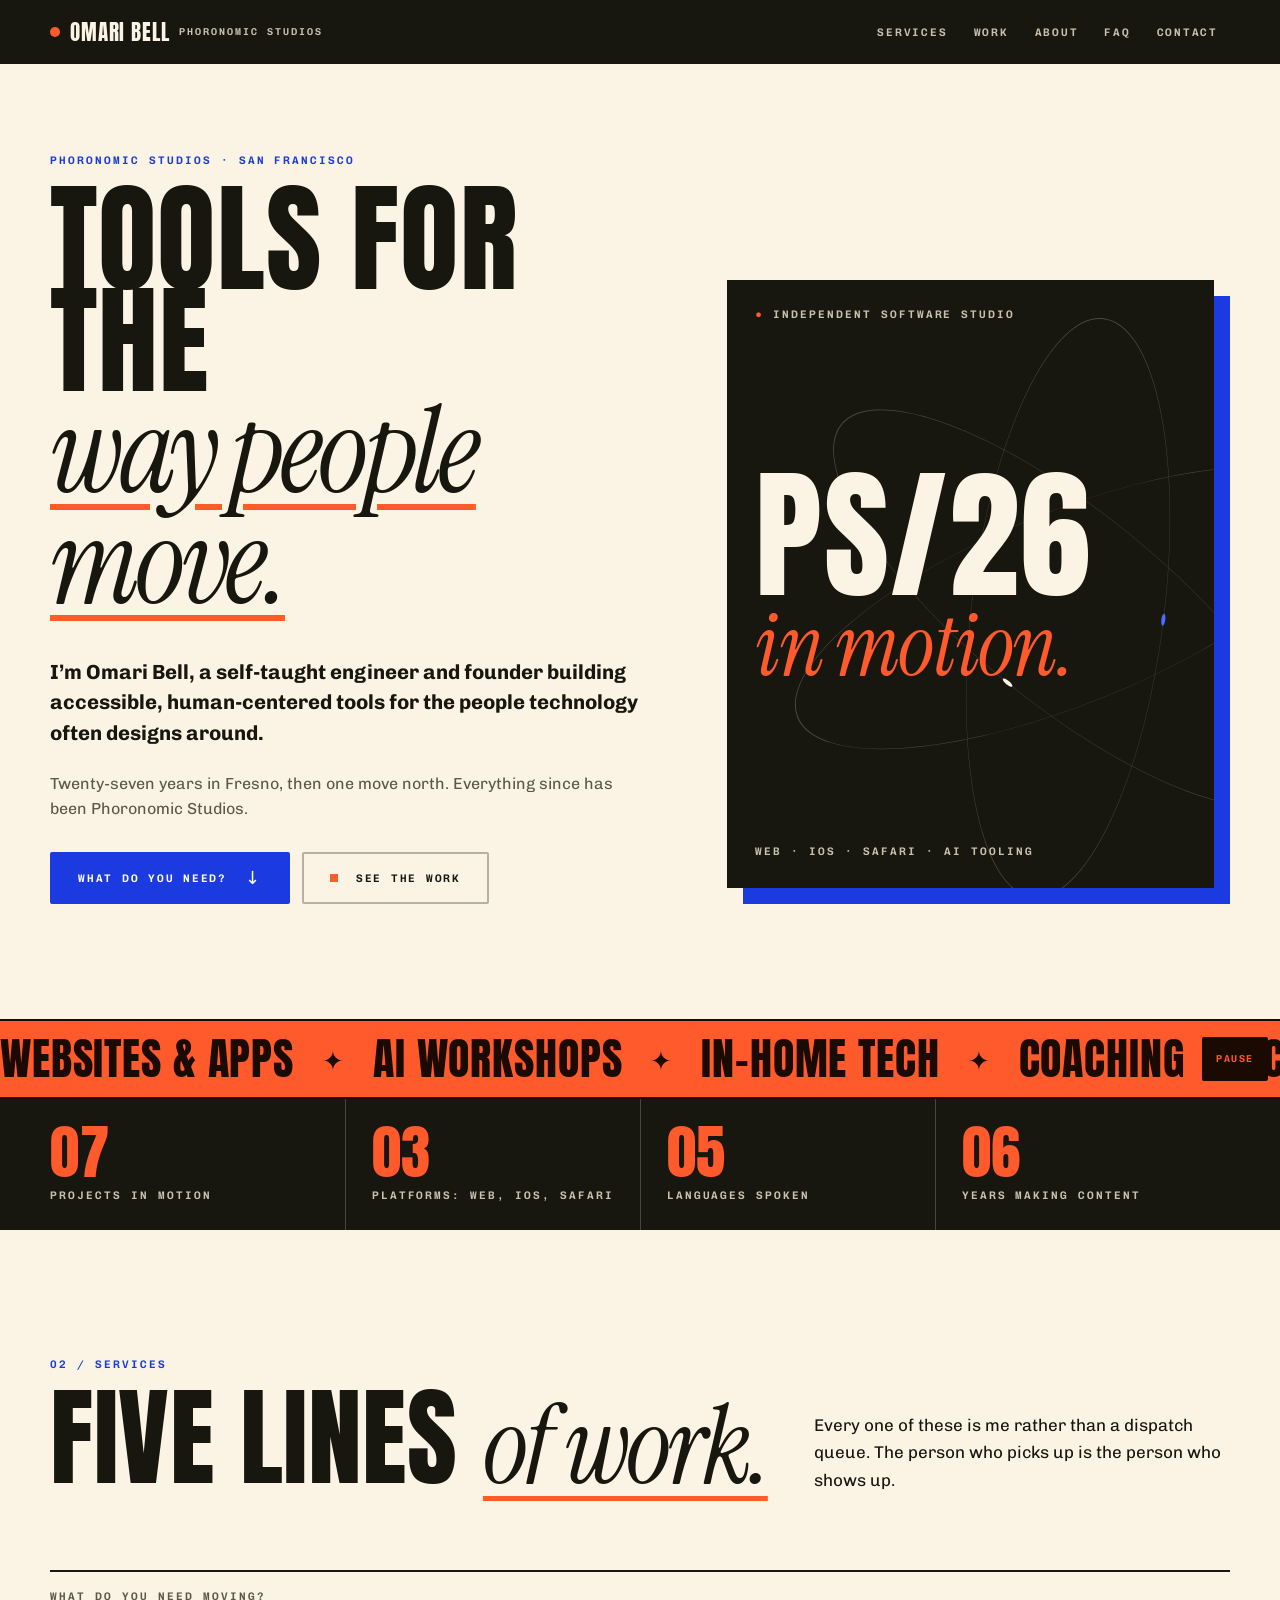
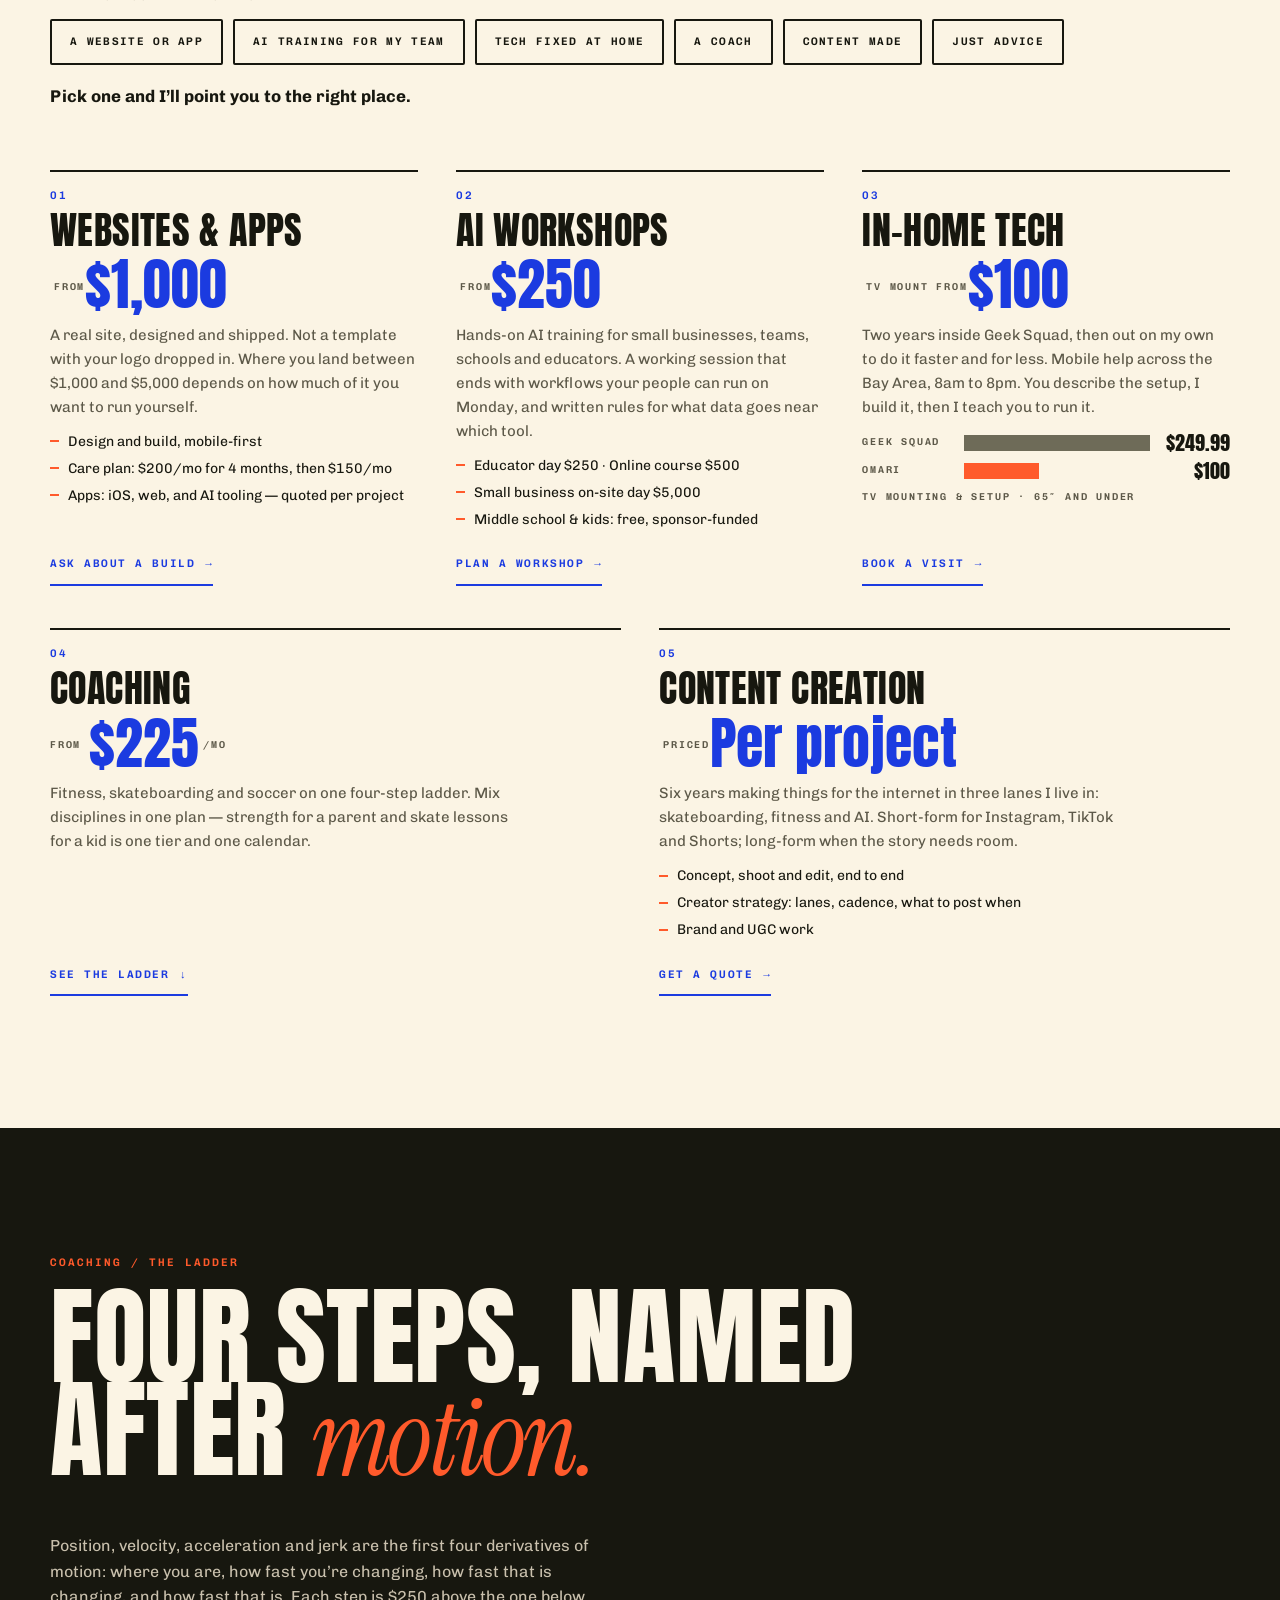
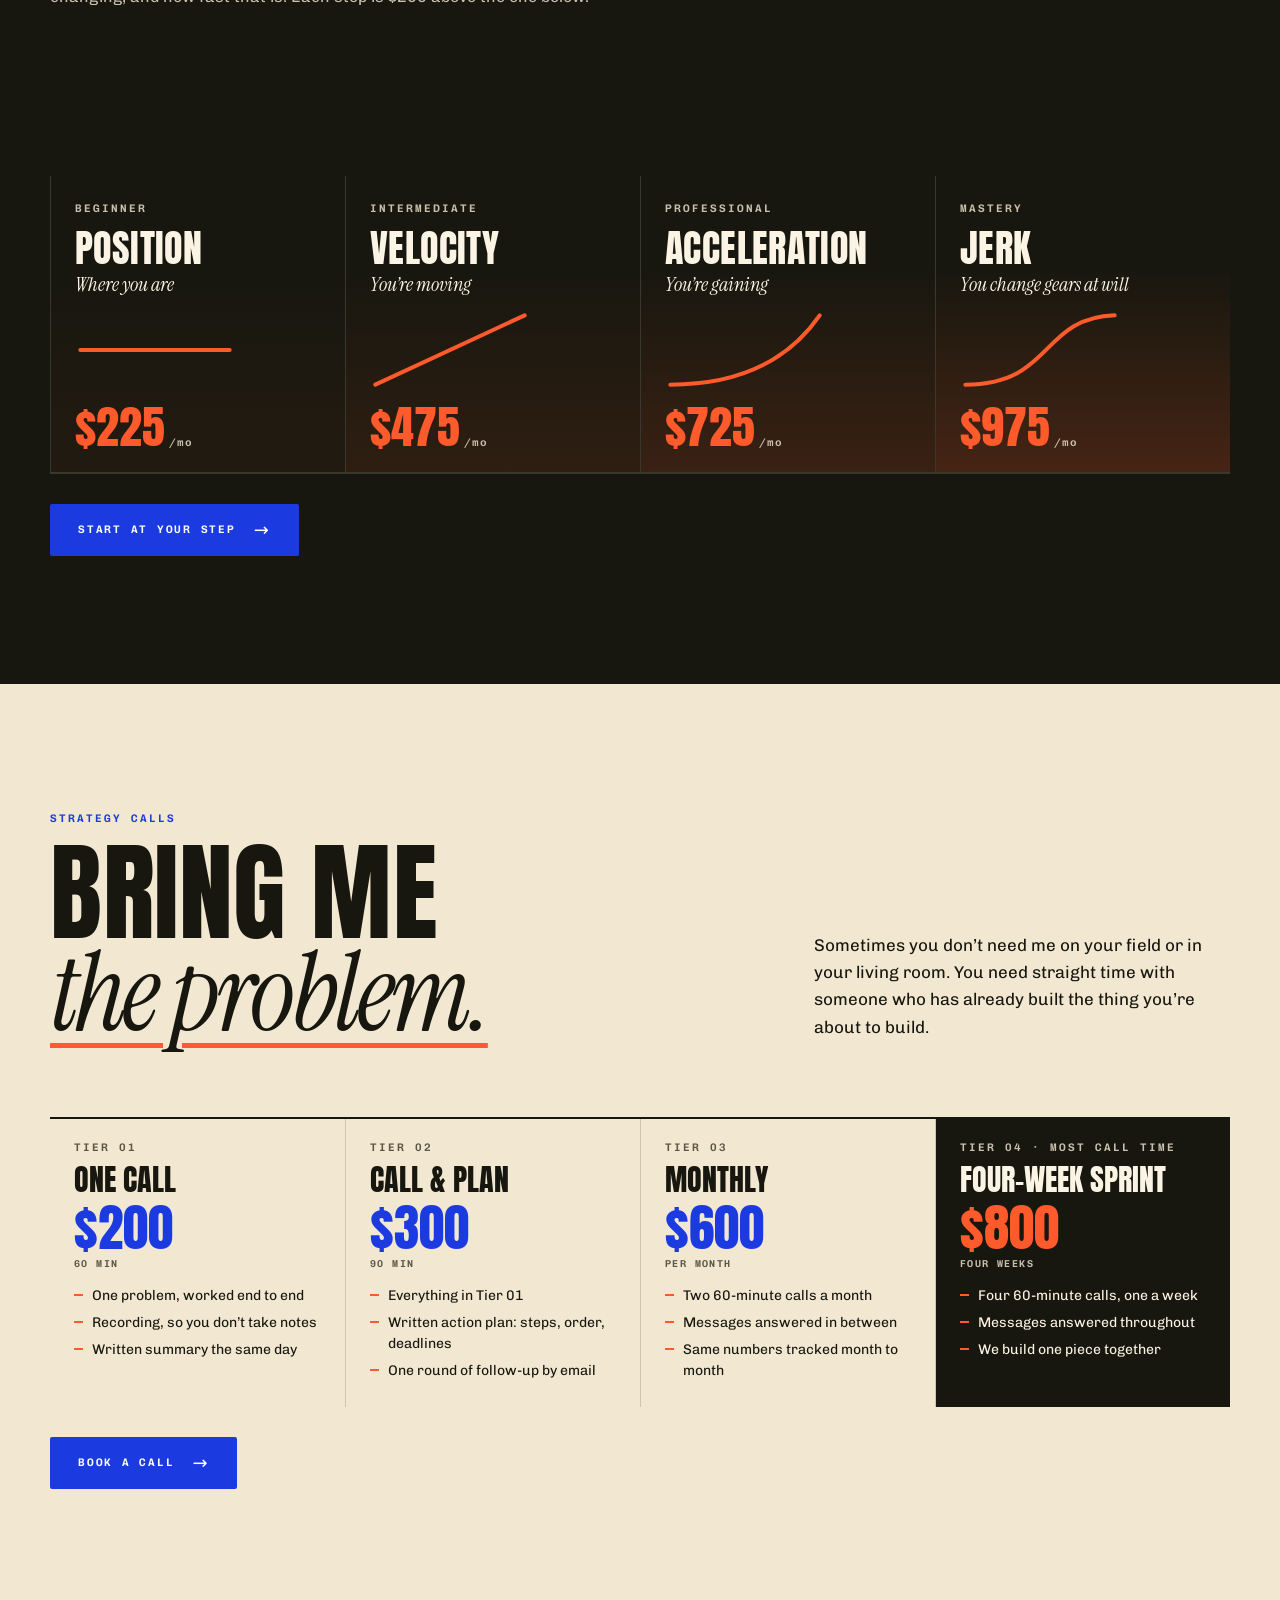
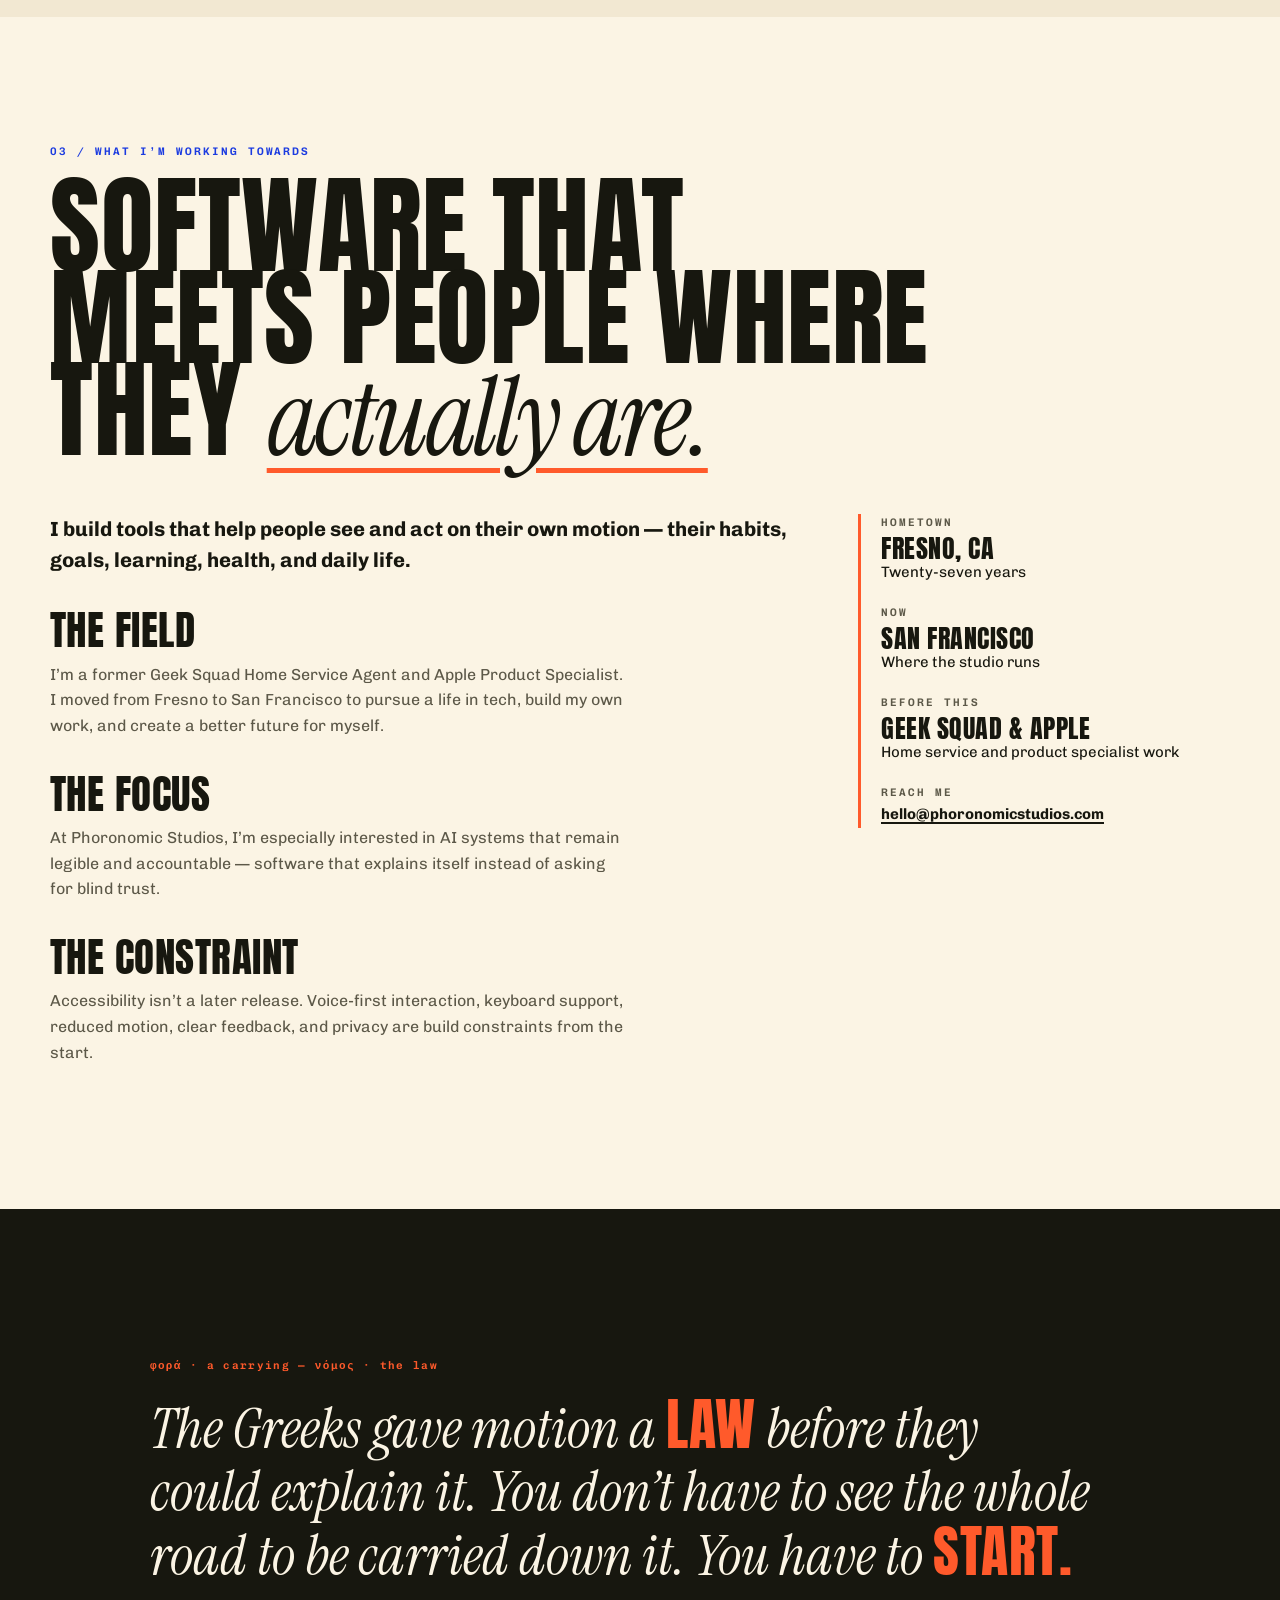
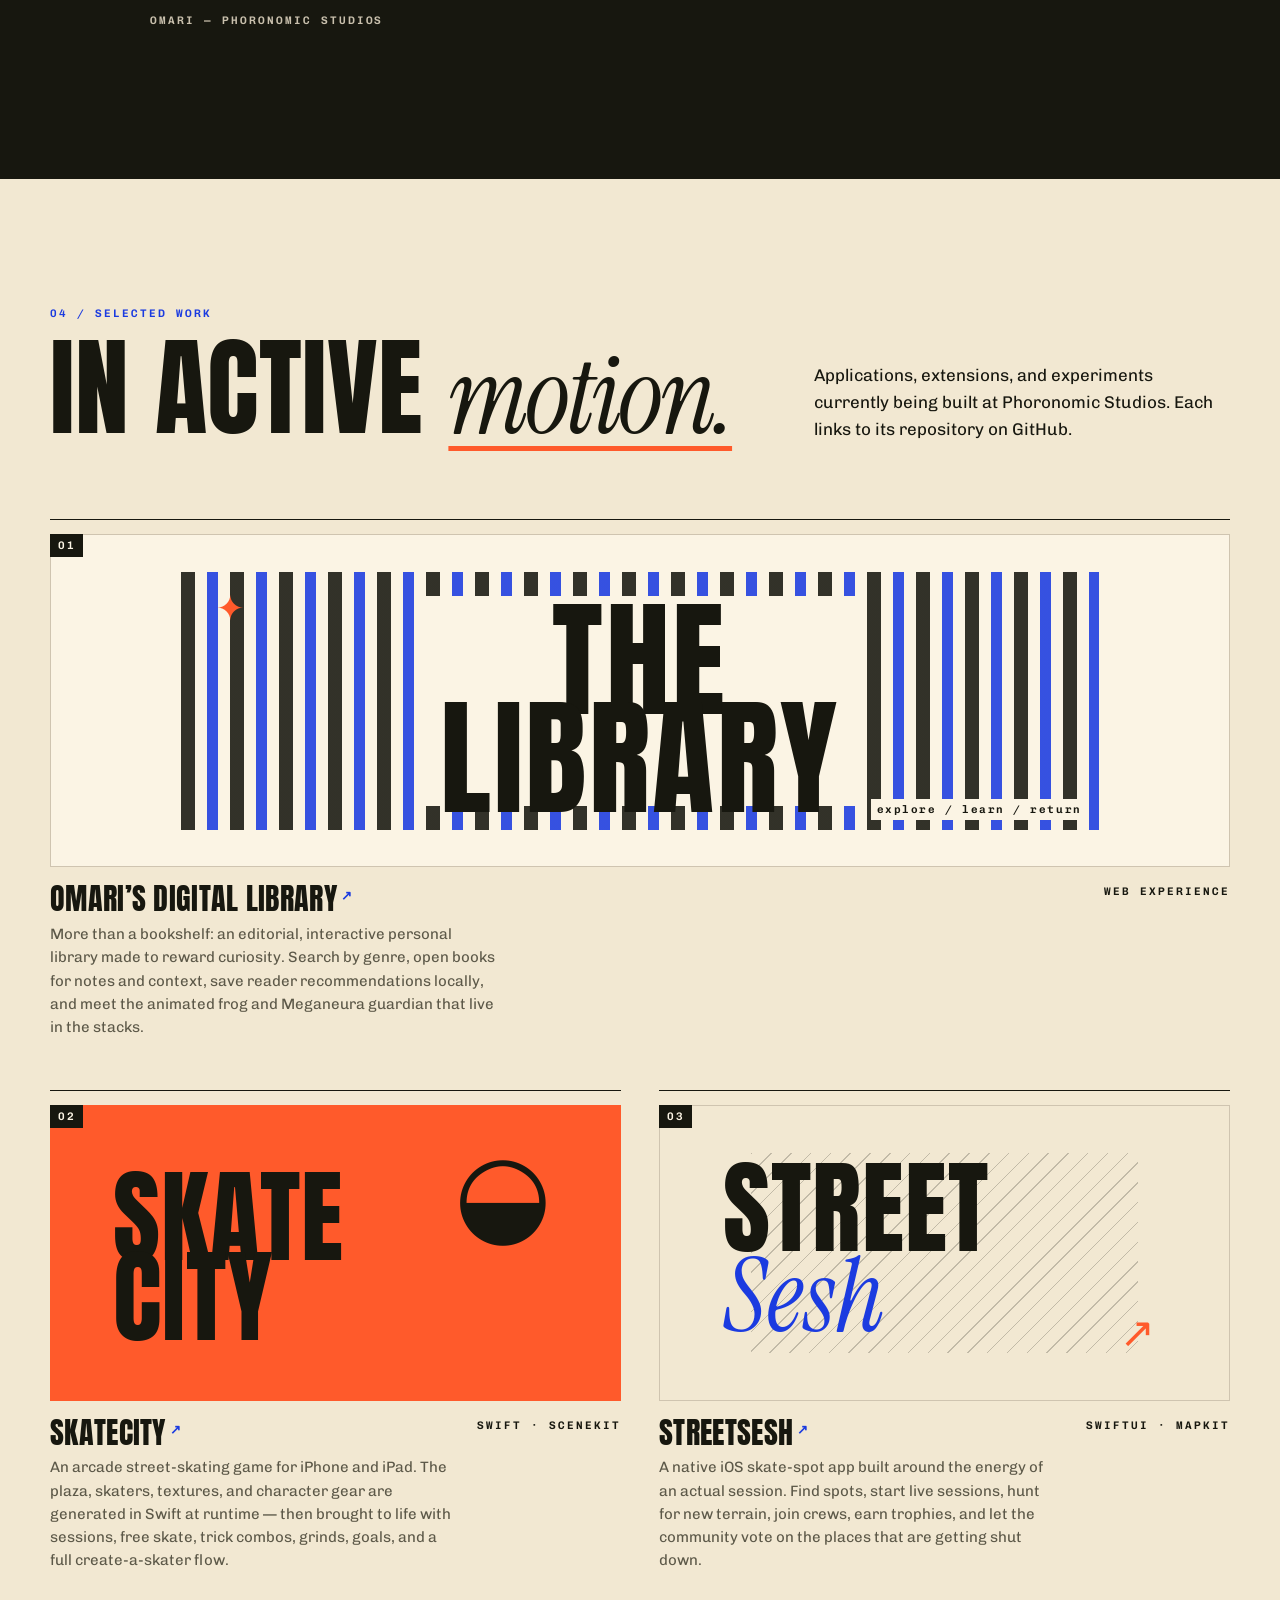
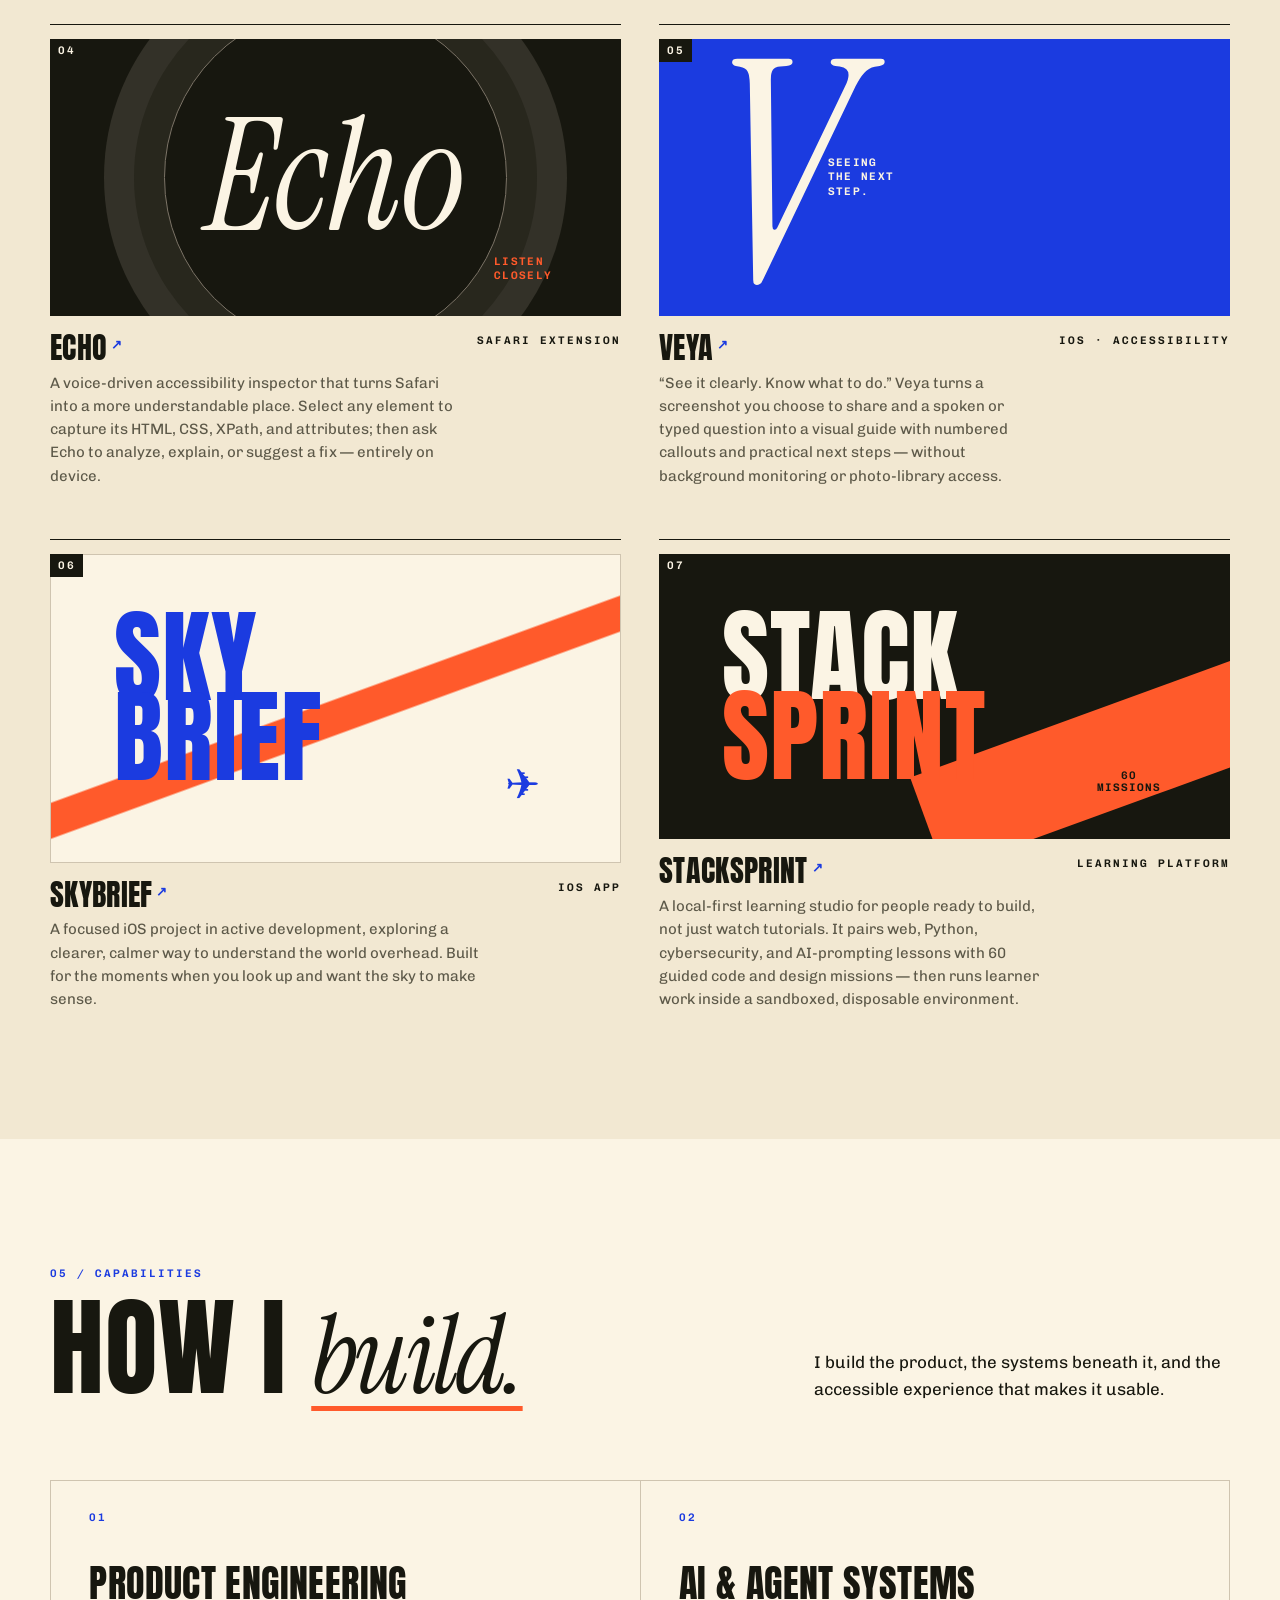
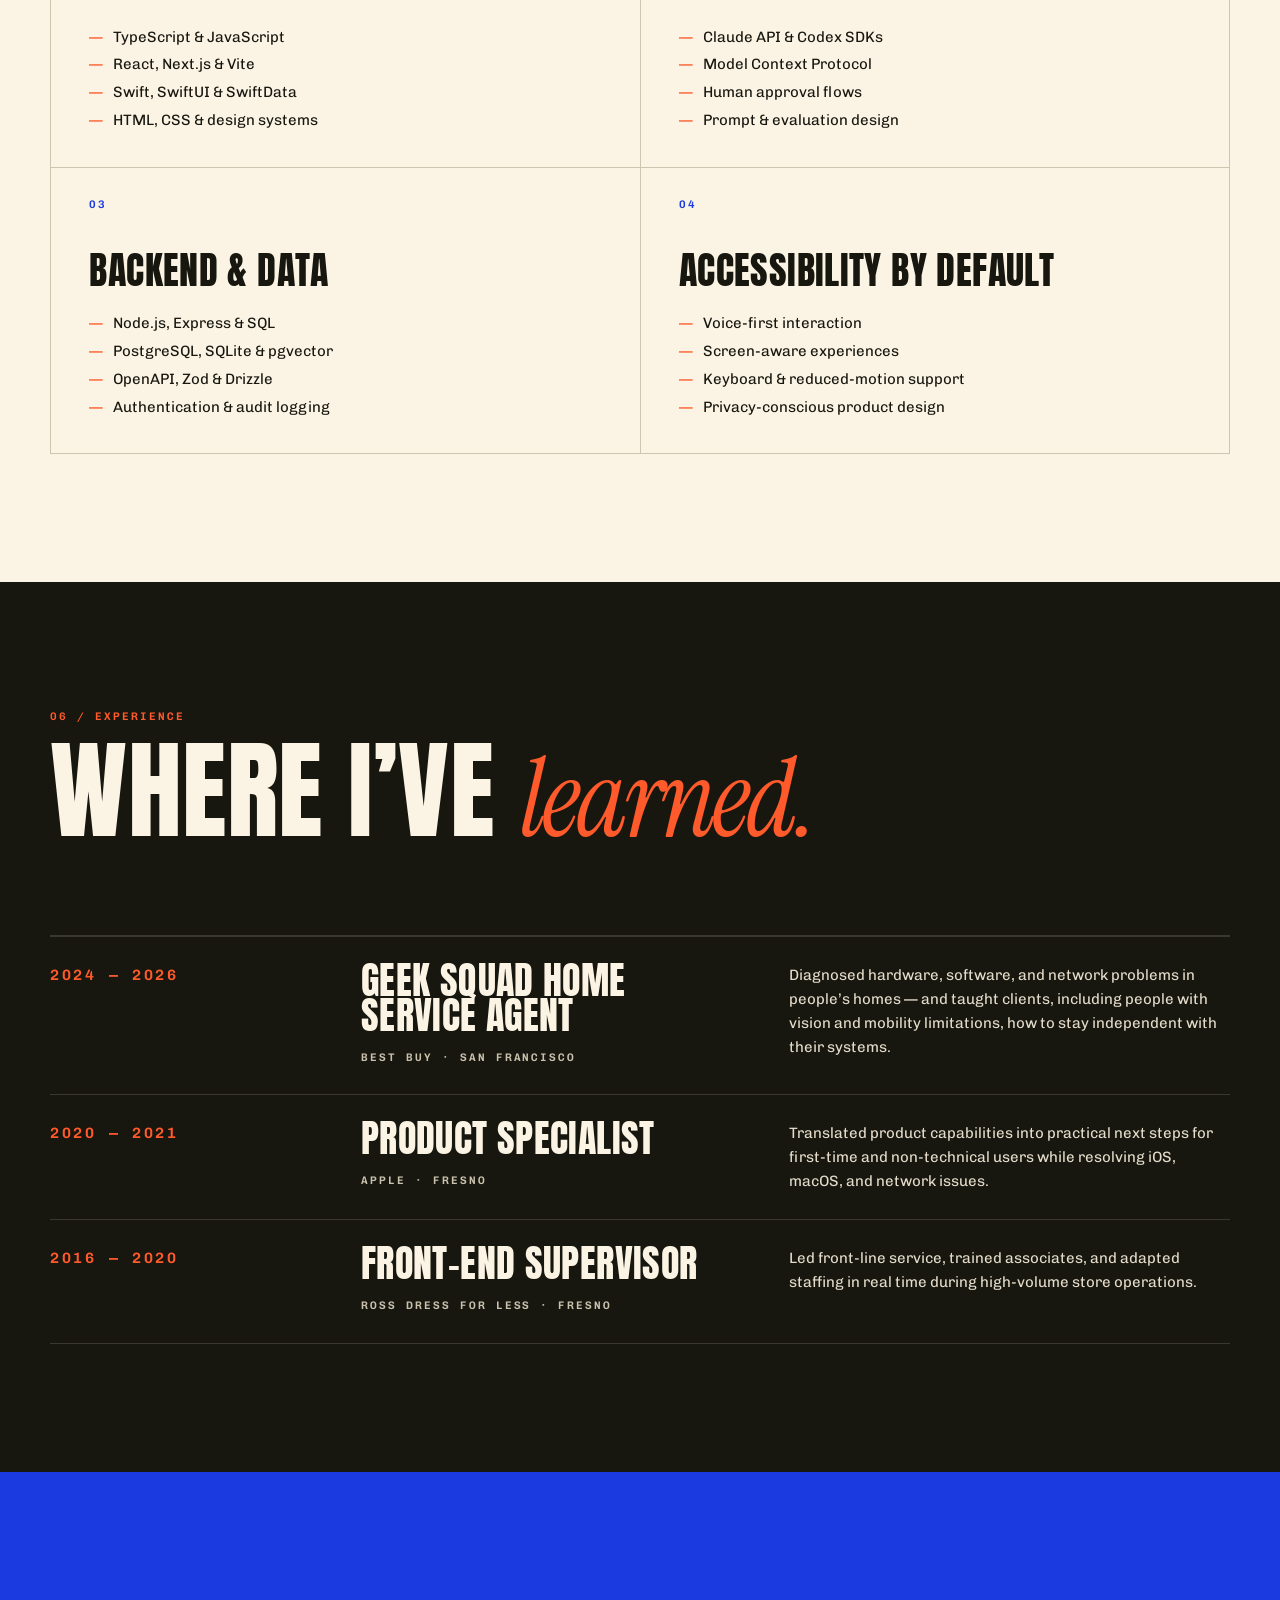
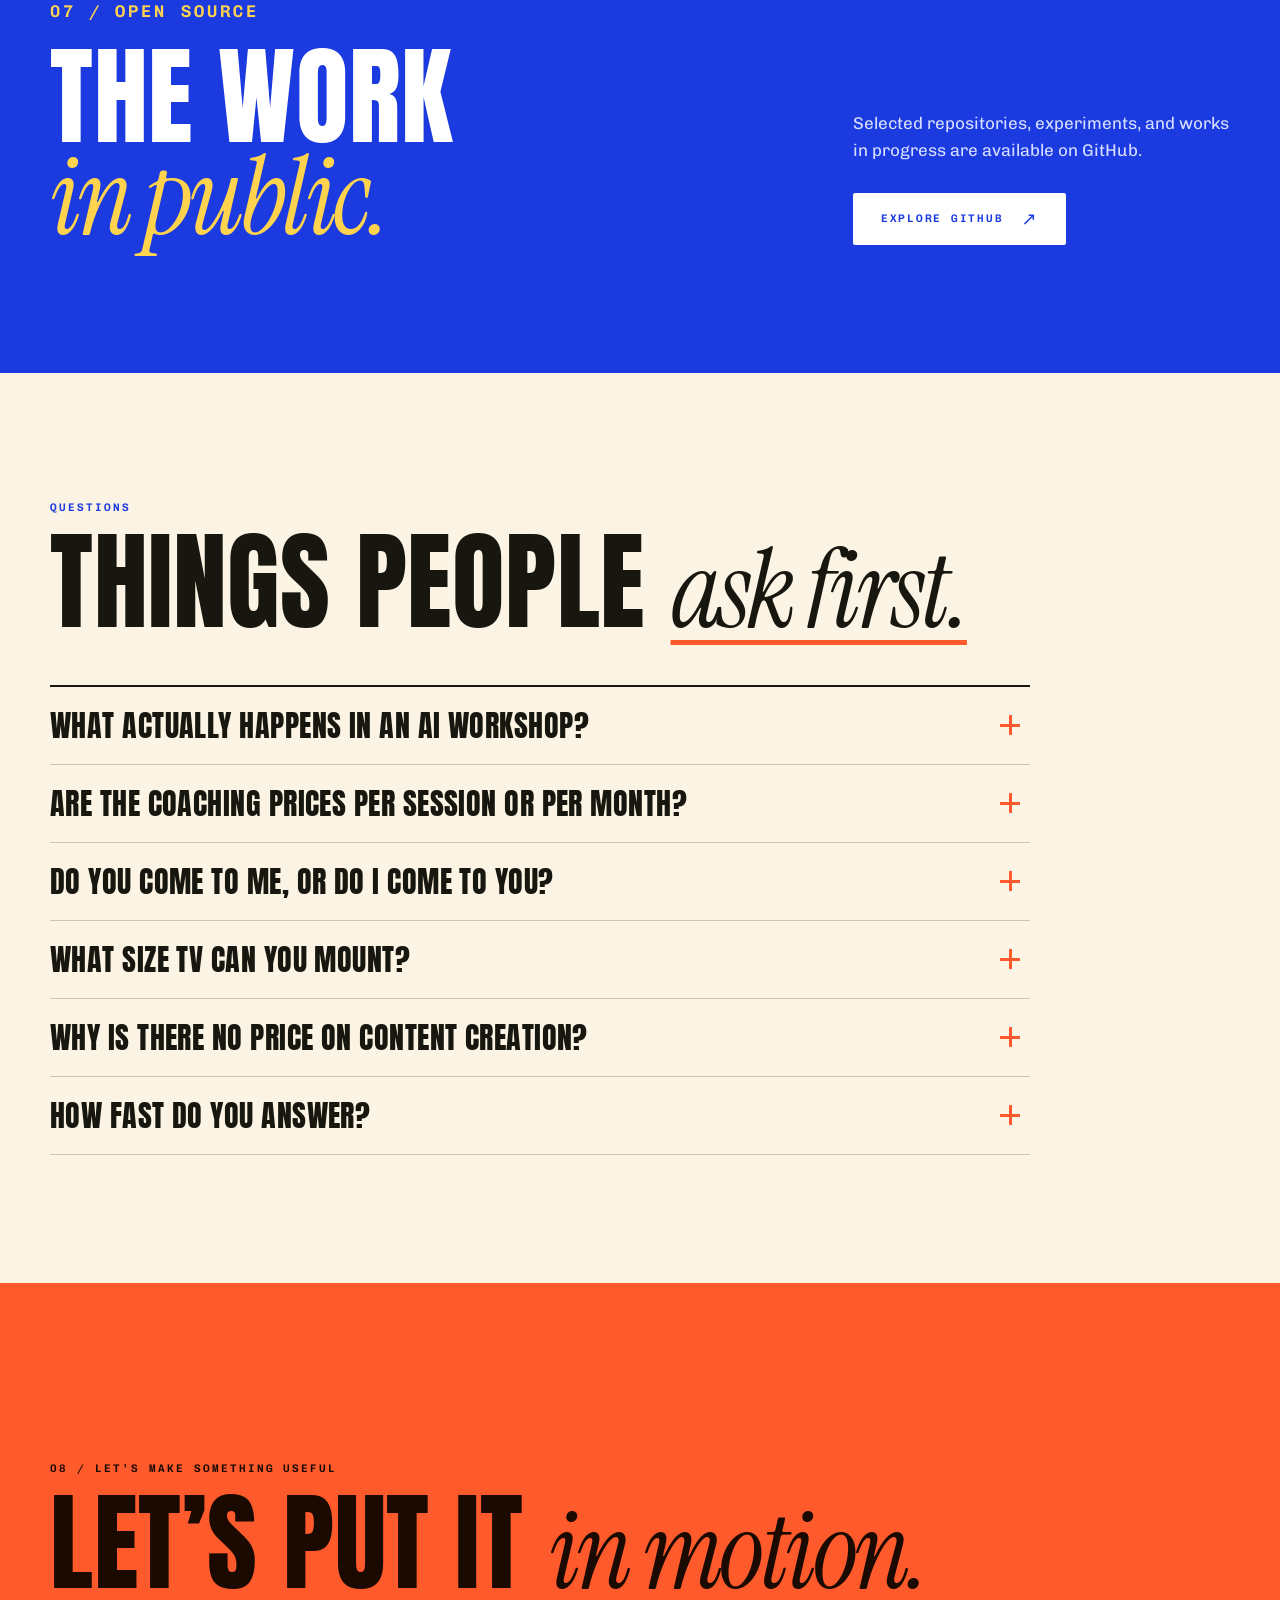
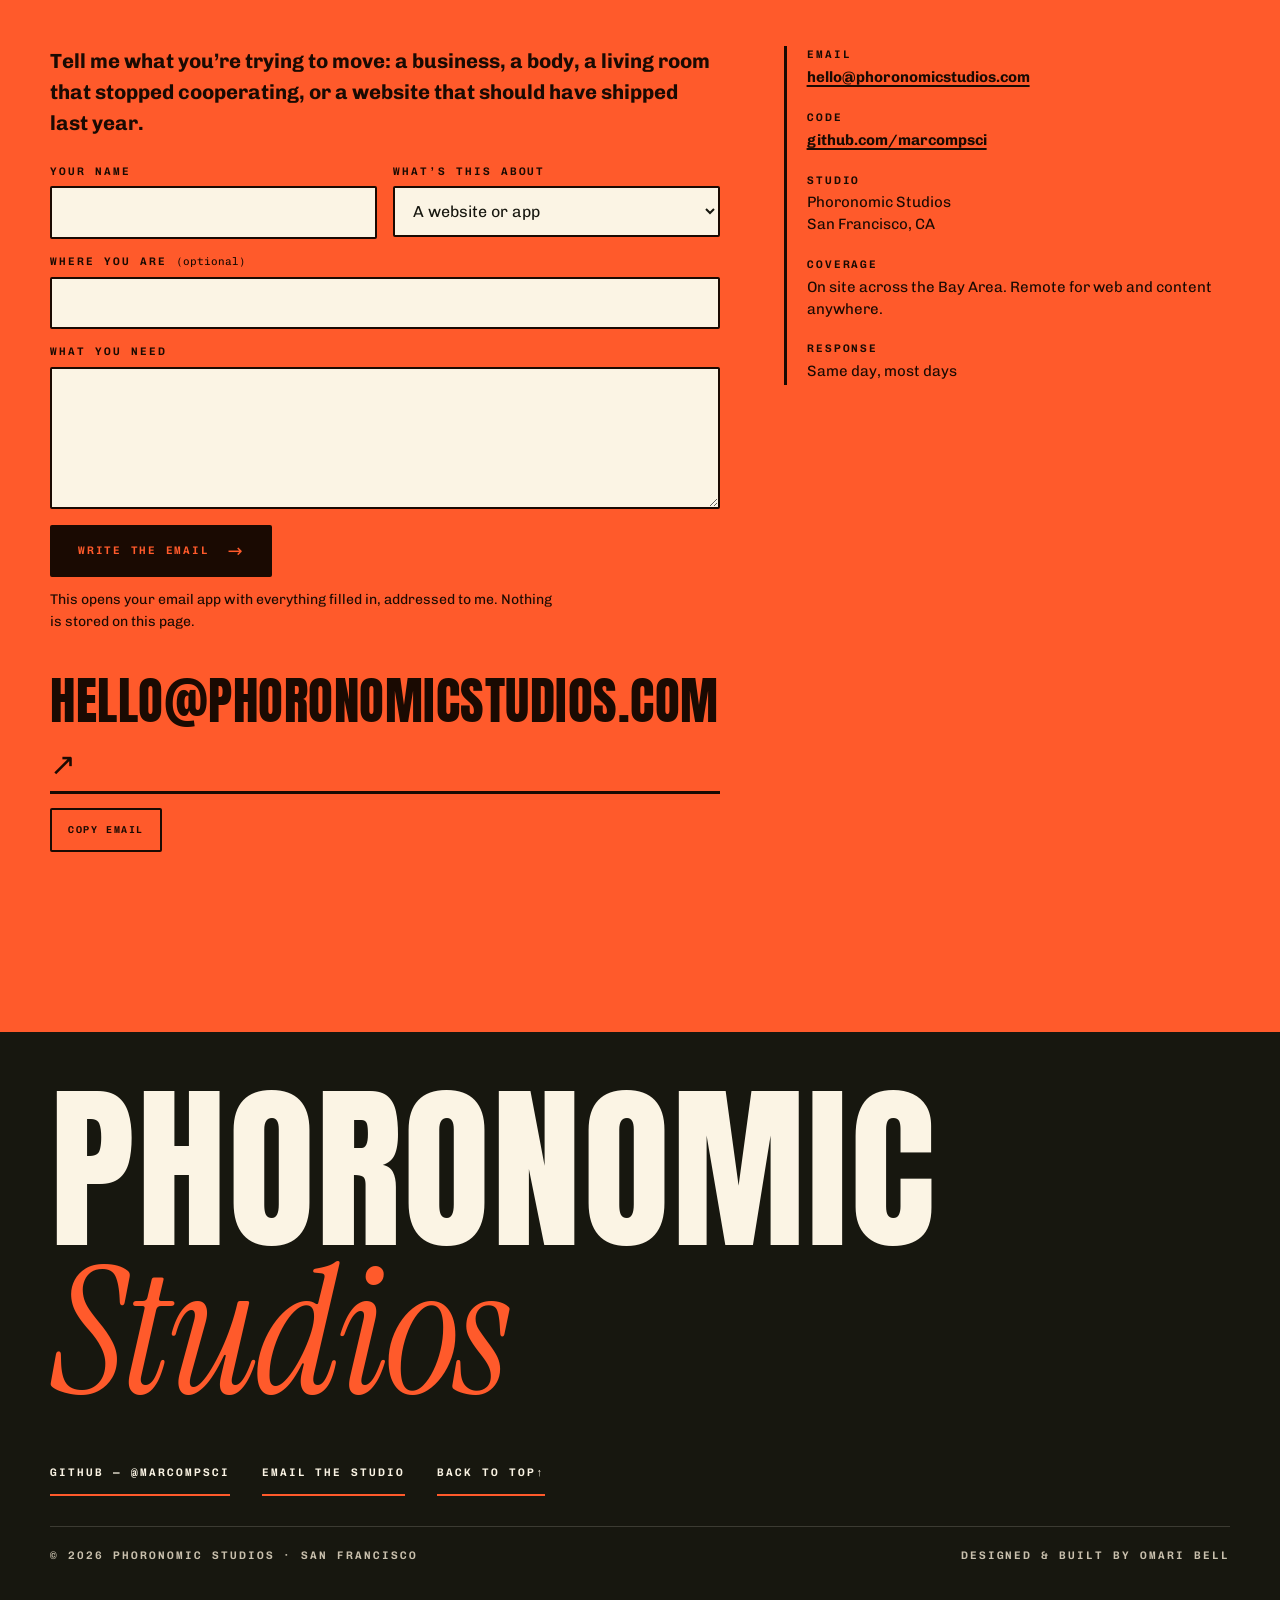
<file: index.html>
<!doctype html>
<html lang="en">
  <head>
    <meta charset="UTF-8" />
    <meta name="viewport" content="width=device-width, initial-scale=1.0" />
    <title>Omari Bell — Phoronomic Studios</title>
    <meta name="description" content="Omari Bell is an independent engineer and the founder of Phoronomic Studios, a San Francisco software studio building accessible, human-centered tools." />
    <meta name="theme-color" content="#17170F" />
    <link rel="canonical" href="https://phoronomicstudios.com/" />
    <link rel="icon" href="favicon.svg" type="image/svg+xml" />

    <meta property="og:type" content="website" />
    <meta property="og:site_name" content="Phoronomic Studios" />
    <meta property="og:title" content="Omari Bell — Phoronomic Studios" />
    <meta property="og:description" content="Accessible, human-centered software from an independent studio in San Francisco." />
    <meta property="og:url" content="https://phoronomicstudios.com/" />
    <meta name="twitter:card" content="summary" />

    <link rel="preconnect" href="https://fonts.googleapis.com" />
    <link rel="preconnect" href="https://fonts.gstatic.com" crossorigin />
    <link href="https://fonts.googleapis.com/css2?family=Anton&family=Chivo:wght@400;500;600&family=Chivo+Mono:wght@500;600&family=Instrument+Serif:ital@0;1&display=swap" rel="stylesheet" />
    <link rel="stylesheet" href="styles.css" />

    <script type="application/ld+json">
      {
        "@context": "https://schema.org",
        "@type": "Person",
        "name": "Omari Bell",
        "jobTitle": "Founder & Engineer",
        "worksFor": { "@type": "Organization", "name": "Phoronomic Studios", "url": "https://phoronomicstudios.com/" },
        "email": "mailto:hello@phoronomicstudios.com",
        "address": { "@type": "PostalAddress", "addressLocality": "San Francisco", "addressRegion": "CA" },
        "sameAs": ["https://github.com/marcompsci"]
      }
    </script>
  </head>
  <body>
    <a class="skip-link" href="#main">Skip to content</a>
    <div class="progress" id="progress" aria-hidden="true"></div>

    <header class="site-header">
      <div class="inner">
        <a class="wordmark" href="#top"><span class="dot" aria-hidden="true"></span>Omari Bell <small>Phoronomic Studios</small></a>
        <nav class="site-nav" aria-label="Primary">
          <ul>
            <li><a href="#services">Services</a></li>
            <li><a href="#work">Work</a></li>
            <li><a href="#about">About</a></li>
            <li><a href="#faq">FAQ</a></li>
            <li><a href="#contact">Contact</a></li>
          </ul>
        </nav>
      </div>
    </header>

    <main id="main" tabindex="-1">
      <!-- Hero -->
      <section class="hero block" id="top" aria-labelledby="hero-title">
        <div class="shell">
          <p class="eyebrow reveal">Phoronomic Studios · San Francisco</p>
          <div class="hero-grid">
            <div class="hero-copy">
              <h1 id="hero-title" class="reveal reveal-2">Tools for the<br /><em>way people move.</em></h1>
              <p class="lede reveal reveal-2">I’m Omari Bell, a self-taught engineer and founder building accessible, human-centered tools for the people technology often designs around.</p>
              <p class="reveal reveal-3">Twenty-seven years in Fresno, then one move north. Everything since has been Phoronomic Studios.</p>
              <div class="btnrow reveal reveal-3">
                <a class="btn" href="#services">What do you need? <span aria-hidden="true">↓</span></a>
                <a class="btn btn-ghost" href="#work"><span class="avail-dot" aria-hidden="true"></span>See the work</a>
              </div>
            </div>
            <div class="shot reveal reveal-3" id="toy" aria-hidden="true">
              <div class="tilt"></div>
              <div class="plate">
                <div class="orbit"><i><b></b></i><i><b></b></i><i><b></b></i></div>
                <p class="label"><b>●</b> Independent software studio</p>
                <p class="plate-mark">PS/26<em>in motion.</em></p>
                <p class="label">Web · iOS · Safari · AI tooling</p>
              </div>
            </div>
          </div>
        </div>
      </section>

      <!-- Marquee -->
      <section class="marquee block hot" aria-label="Services at a glance">
        <div class="marquee-track" id="marqueeTrack">
          <p class="marquee-row"><span>Websites &amp; apps</span><i aria-hidden="true">✦</i><span>AI workshops</span><i aria-hidden="true">✦</i><span>In-home tech</span><i aria-hidden="true">✦</i><span>Coaching</span><i aria-hidden="true">✦</i><span>Content creation</span><i aria-hidden="true">✦</i><span>Strategy calls</span><i aria-hidden="true">✦</i></p>
          <p class="marquee-row" aria-hidden="true"><span>Websites &amp; apps</span><i>✦</i><span>AI workshops</span><i>✦</i><span>In-home tech</span><i>✦</i><span>Coaching</span><i>✦</i><span>Content creation</span><i>✦</i><span>Strategy calls</span><i>✦</i></p>
        </div>
        <button class="marquee-toggle" type="button" id="marqueeToggle" aria-pressed="false">Pause<span class="visually-hidden"> scrolling ticker</span></button>
      </section>

      <!-- At a glance -->
      <section class="block dark" aria-label="At a glance">
        <ul class="stats shell">
          <li><b>07</b><span class="label">Projects in motion</span></li>
          <li><b>03</b><span class="label">Platforms: web, iOS, Safari</span></li>
          <li><b>05</b><span class="label">Languages spoken</span></li>
          <li><b>06</b><span class="label">Years making content</span></li>
        </ul>
      </section>

      <!-- Services + picker -->
      <section class="services block section" id="services" aria-labelledby="services-title">
        <div class="shell">
          <div class="section-heading">
            <div>
              <p class="eyebrow">02 / Services</p>
              <h2 id="services-title" class="big">Five lines <em>of work.</em></h2>
            </div>
            <p>Every one of these is me rather than a dispatch queue. The person who picks up is the person who shows up.</p>
          </div>

          <div class="picker" role="group" aria-labelledby="picker-label">
            <p class="label" id="picker-label">What do you need moving?</p>
            <div class="picker-chips">
              <button type="button" class="chip" data-pick="web" aria-pressed="false">A website or app</button>
              <button type="button" class="chip" data-pick="ai" aria-pressed="false">AI training for my team</button>
              <button type="button" class="chip" data-pick="tech" aria-pressed="false">Tech fixed at home</button>
              <button type="button" class="chip" data-pick="coach" aria-pressed="false">A coach</button>
              <button type="button" class="chip" data-pick="content" aria-pressed="false">Content made</button>
              <button type="button" class="chip" data-pick="call" aria-pressed="false">Just advice</button>
            </div>
            <p class="picker-answer" id="pickerAnswer" aria-live="polite">Pick one and I’ll point you to the right place.</p>
          </div>

          <ul class="svc-grid">
            <li class="svc" id="svc-web" data-svc="web">
              <span class="svc-num" aria-hidden="true">01</span>
              <h3>Websites &amp; apps</h3>
              <p class="svc-price"><small class="label">From</small>$1,000</p>
              <p>A real site, designed and shipped. Not a template with your logo dropped in. Where you land between $1,000 and $5,000 depends on how much of it you want to run yourself.</p>
              <ul class="ticks">
                <li>Design and build, mobile-first</li>
                <li>Care plan: $200/mo for 4 months, then $150/mo</li>
                <li>Apps: iOS, web, and AI tooling — quoted per project</li>
              </ul>
              <a class="svc-cta" href="#contact" data-topic="A website or app">Ask about a build <span aria-hidden="true">→</span></a>
            </li>
            <li class="svc" id="svc-ai" data-svc="ai">
              <span class="svc-num" aria-hidden="true">02</span>
              <h3>AI workshops</h3>
              <p class="svc-price"><small class="label">From</small>$250</p>
              <p>Hands-on AI training for small businesses, teams, schools and educators. A working session that ends with workflows your people can run on Monday, and written rules for what data goes near which tool.</p>
              <ul class="ticks">
                <li>Educator day $250 · Online course $500</li>
                <li>Small business on-site day $5,000</li>
                <li>Middle school &amp; kids: free, sponsor-funded</li>
              </ul>
              <a class="svc-cta" href="#contact" data-topic="An AI workshop">Plan a workshop <span aria-hidden="true">→</span></a>
            </li>
            <li class="svc" id="svc-tech" data-svc="tech">
              <span class="svc-num" aria-hidden="true">03</span>
              <h3>In-home tech</h3>
              <p class="svc-price"><small class="label">TV mount from</small>$100</p>
              <p>Two years inside Geek Squad, then out on my own to do it faster and for less. Mobile help across the Bay Area, 8am to 8pm. You describe the setup, I build it, then I teach you to run it.</p>
              <div class="h2h" aria-label="TV mounting, 65 inches and under: Geek Squad $249.99, Omari $100">
                <div class="h2h-row"><span class="label">Geek Squad</span><span class="h2h-bar gs" style="--w:100%"></span><b>$249.99</b></div>
                <div class="h2h-row"><span class="label">Omari</span><span class="h2h-bar me" style="--w:40%"></span><b>$100</b></div>
                <p class="label h2h-cap">TV mounting &amp; setup · 65″ and under</p>
              </div>
              <a class="svc-cta" href="#contact" data-topic="In-home tech help">Book a visit <span aria-hidden="true">→</span></a>
            </li>
            <li class="svc" id="svc-coach" data-svc="coach">
              <span class="svc-num" aria-hidden="true">04</span>
              <h3>Coaching</h3>
              <p class="svc-price"><small class="label">From</small>$225<small class="label">/mo</small></p>
              <p>Fitness, skateboarding and soccer on one four-step ladder. Mix disciplines in one plan — strength for a parent and skate lessons for a kid is one tier and one calendar.</p>
              <a class="svc-cta" href="#ladder">See the ladder <span aria-hidden="true">↓</span></a>
            </li>
            <li class="svc" id="svc-content" data-svc="content">
              <span class="svc-num" aria-hidden="true">05</span>
              <h3>Content creation</h3>
              <p class="svc-price"><small class="label">Priced</small>Per project</p>
              <p>Six years making things for the internet in three lanes I live in: skateboarding, fitness and AI. Short-form for Instagram, TikTok and Shorts; long-form when the story needs room.</p>
              <ul class="ticks">
                <li>Concept, shoot and edit, end to end</li>
                <li>Creator strategy: lanes, cadence, what to post when</li>
                <li>Brand and UGC work</li>
              </ul>
              <a class="svc-cta" href="#contact" data-topic="Content creation">Get a quote <span aria-hidden="true">→</span></a>
            </li>
          </ul>
        </div>
      </section>

      <!-- Coaching ladder -->
      <section class="ladder-band block dark section" id="ladder" aria-labelledby="ladder-title">
        <div class="shell">
          <p class="eyebrow">Coaching / The ladder</p>
          <h2 id="ladder-title" class="big">Four steps, named after <em>motion.</em></h2>
          <p class="prose ladder-lede">Position, velocity, acceleration and jerk are the first four derivatives of motion: where you are, how fast you’re changing, how fast that is changing, and how fast that is. Each step is $250 above the one below.</p>
          <ol class="ladder">
            <li style="--step:0">
              <span class="label">Beginner</span>
              <h3>Position</h3>
              <p class="ladder-what">Where you are</p>
              <svg class="curve" viewBox="0 0 120 60" aria-hidden="true"><path d="M4 30 H116"/></svg>
              <p class="ladder-price">$225<small>/mo</small></p>
            </li>
            <li style="--step:1">
              <span class="label">Intermediate</span>
              <h3>Velocity</h3>
              <p class="ladder-what">You’re moving</p>
              <svg class="curve" viewBox="0 0 120 60" aria-hidden="true"><path d="M4 56 L116 4"/></svg>
              <p class="ladder-price">$475<small>/mo</small></p>
            </li>
            <li style="--step:2">
              <span class="label">Professional</span>
              <h3>Acceleration</h3>
              <p class="ladder-what">You’re gaining</p>
              <svg class="curve" viewBox="0 0 120 60" aria-hidden="true"><path d="M4 56 Q80 56 116 4"/></svg>
              <p class="ladder-price">$725<small>/mo</small></p>
            </li>
            <li style="--step:3">
              <span class="label">Mastery</span>
              <h3>Jerk</h3>
              <p class="ladder-what">You change gears at will</p>
              <svg class="curve" viewBox="0 0 120 60" aria-hidden="true"><path d="M4 56 C70 56 60 6 116 4"/></svg>
              <p class="ladder-price">$975<small>/mo</small></p>
            </li>
          </ol>
          <div class="btnrow"><a class="btn" href="#contact" data-topic="Coaching">Start at your step <span aria-hidden="true">→</span></a></div>
        </div>
      </section>

      <!-- Strategy calls -->
      <section class="calls block tint section" id="calls" aria-labelledby="calls-title">
        <div class="shell">
          <div class="section-heading">
            <div>
              <p class="eyebrow">Strategy calls</p>
              <h2 id="calls-title" class="big">Bring me <em>the problem.</em></h2>
            </div>
            <p>Sometimes you don’t need me on your field or in your living room. You need straight time with someone who has already built the thing you’re about to build.</p>
          </div>
          <ul class="tiers">
            <li><span class="label">Tier 01</span><h3>One call</h3><p class="tier-price">$200<small>60 min</small></p><ul class="ticks"><li>One problem, worked end to end</li><li>Recording, so you don’t take notes</li><li>Written summary the same day</li></ul></li>
            <li><span class="label">Tier 02</span><h3>Call &amp; plan</h3><p class="tier-price">$300<small>90 min</small></p><ul class="ticks"><li>Everything in Tier 01</li><li>Written action plan: steps, order, deadlines</li><li>One round of follow-up by email</li></ul></li>
            <li><span class="label">Tier 03</span><h3>Monthly</h3><p class="tier-price">$600<small>per month</small></p><ul class="ticks"><li>Two 60-minute calls a month</li><li>Messages answered in between</li><li>Same numbers tracked month to month</li></ul></li>
            <li class="tier-hot"><span class="label">Tier 04 · Most call time</span><h3>Four-week sprint</h3><p class="tier-price">$800<small>four weeks</small></p><ul class="ticks"><li>Four 60-minute calls, one a week</li><li>Messages answered throughout</li><li>We build one piece together</li></ul></li>
          </ul>
          <div class="btnrow"><a class="btn" href="#contact" data-topic="A strategy call">Book a call <span aria-hidden="true">→</span></a></div>
        </div>
      </section>

      <!-- About -->
      <section class="about block section" id="about" aria-labelledby="about-title">
        <div class="shell">
          <p class="eyebrow">03 / What I’m working towards</p>
          <h2 id="about-title" class="big">Software that meets people where they <em>actually are.</em></h2>
          <div class="split">
            <div class="copy">
              <p class="lede">I build tools that help people see and act on their own motion — their habits, goals, learning, health, and daily life.</p>
              <h3 class="sec">The field</h3>
              <p>I’m a former Geek Squad Home Service Agent and Apple Product Specialist. I moved from Fresno to San Francisco to pursue a life in tech, build my own work, and create a better future for myself.</p>
              <h3 class="sec">The focus</h3>
              <p>At Phoronomic Studios, I’m especially interested in AI systems that remain legible and accountable — software that explains itself instead of asking for blind trust.</p>
              <h3 class="sec">The constraint</h3>
              <p>Accessibility isn’t a later release. Voice-first interaction, keyboard support, reduced motion, clear feedback, and privacy are build constraints from the start.</p>
            </div>
            <dl class="rail">
              <div><dt class="label">Hometown</dt><dd><b>Fresno, CA</b>Twenty-seven years</dd></div>
              <div><dt class="label">Now</dt><dd><b>San Francisco</b>Where the studio runs</dd></div>
              <div><dt class="label">Before this</dt><dd><b>Geek Squad &amp; Apple</b>Home service and product specialist work</dd></div>
              <div><dt class="label">Reach me</dt><dd><a href="mailto:hello@phoronomicstudios.com">hello@phoronomicstudios.com</a></dd></div>
            </dl>
          </div>
        </div>
      </section>

      <!-- Creed -->
      <section class="creed block dark" aria-label="Studio principle">
        <div class="shell">
          <p class="eyebrow label"><span lang="el">φορά</span> · a carrying — <span lang="el">νόμος</span> · the law</p>
          <blockquote>The Greeks gave motion a <b>law</b> before they could explain it. You don’t have to see the whole road to be carried down it. You have to <b>start.</b></blockquote>
          <cite class="label">Omari — Phoronomic Studios</cite>
        </div>
      </section>

      <!-- Work -->
      <section class="work block tint section" id="work" aria-labelledby="work-title">
        <div class="shell">
          <div class="section-heading">
            <div>
              <p class="eyebrow">04 / Selected work</p>
              <h2 id="work-title" class="big">In active <em>motion.</em></h2>
            </div>
            <p>Applications, extensions, and experiments currently being built at Phoronomic Studios. Each links to its repository on GitHub.</p>
          </div>

          <ul class="project-list">
            <li class="project project-featured">
              <span class="project-index" aria-hidden="true">01</span>
              <div class="project-art library-art" aria-hidden="true"><span>✦</span><b>THE<br />LIBRARY</b><i>explore / learn / return</i></div>
              <div class="project-meta">
                <div>
                  <h3><a class="project-link" href="https://github.com/marcompsci/Omari-s-Digital-Libary">Omari’s Digital Library<span class="arrow" aria-hidden="true">↗</span><span class="visually-hidden"> on GitHub</span></a></h3>
                  <p>More than a bookshelf: an editorial, interactive personal library made to reward curiosity. Search by genre, open books for notes and context, save reader recommendations locally, and meet the animated frog and Meganeura guardian that live in the stacks.</p>
                </div>
                <span class="label">Web experience</span>
              </div>
            </li>

            <li class="project">
              <span class="project-index" aria-hidden="true">02</span>
              <div class="project-art skate-art" aria-hidden="true"><span>SKATE<br />CITY</span><i>◒</i></div>
              <div class="project-meta">
                <div>
                  <h3><a class="project-link" href="https://github.com/marcompsci/SkateCity">SkateCity<span class="arrow" aria-hidden="true">↗</span><span class="visually-hidden"> on GitHub</span></a></h3>
                  <p>An arcade street-skating game for iPhone and iPad. The plaza, skaters, textures, and character gear are generated in Swift at runtime — then brought to life with sessions, free skate, trick combos, grinds, goals, and a full create-a-skater flow.</p>
                </div>
                <span class="label">Swift · SceneKit</span>
              </div>
            </li>

            <li class="project">
              <span class="project-index" aria-hidden="true">03</span>
              <div class="project-art street-art" aria-hidden="true"><span>STREET<br /><b>Sesh</b></span><i>↗</i></div>
              <div class="project-meta">
                <div>
                  <h3><a class="project-link" href="https://github.com/marcompsci/StreetSesh">StreetSesh<span class="arrow" aria-hidden="true">↗</span><span class="visually-hidden"> on GitHub</span></a></h3>
                  <p>A native iOS skate-spot app built around the energy of an actual session. Find spots, start live sessions, hunt for new terrain, join crews, earn trophies, and let the community vote on the places that are getting shut down.</p>
                </div>
                <span class="label">SwiftUI · MapKit</span>
              </div>
            </li>

            <li class="project">
              <span class="project-index" aria-hidden="true">04</span>
              <div class="project-art echo-art" aria-hidden="true"><span>Echo</span><b>listen<br />closely</b></div>
              <div class="project-meta">
                <div>
                  <h3><a class="project-link" href="https://github.com/marcompsci/Echo">Echo<span class="arrow" aria-hidden="true">↗</span><span class="visually-hidden"> on GitHub</span></a></h3>
                  <p>A voice-driven accessibility inspector that turns Safari into a more understandable place. Select any element to capture its HTML, CSS, XPath, and attributes; then ask Echo to analyze, explain, or suggest a fix — entirely on device.</p>
                </div>
                <span class="label">Safari extension</span>
              </div>
            </li>

            <li class="project">
              <span class="project-index" aria-hidden="true">05</span>
              <div class="project-art veya-art" aria-hidden="true"><span>V</span><i>Seeing<br />the next<br />step.</i></div>
              <div class="project-meta">
                <div>
                  <h3><a class="project-link" href="https://github.com/marcompsci/Veya">Veya<span class="arrow" aria-hidden="true">↗</span><span class="visually-hidden"> on GitHub</span></a></h3>
                  <p>“See it clearly. Know what to do.” Veya turns a screenshot you choose to share and a spoken or typed question into a visual guide with numbered callouts and practical next steps — without background monitoring or photo-library access.</p>
                </div>
                <span class="label">iOS · Accessibility</span>
              </div>
            </li>

            <li class="project">
              <span class="project-index" aria-hidden="true">06</span>
              <div class="project-art sky-art" aria-hidden="true"><span>SKY<br />BRIEF</span><i>✈</i></div>
              <div class="project-meta">
                <div>
                  <h3><a class="project-link" href="https://github.com/marcompsci/SkyBrief">SkyBrief<span class="arrow" aria-hidden="true">↗</span><span class="visually-hidden"> on GitHub</span></a></h3>
                  <p>A focused iOS project in active development, exploring a clearer, calmer way to understand the world overhead. Built for the moments when you look up and want the sky to make sense.</p>
                </div>
                <span class="label">iOS app</span>
              </div>
            </li>

            <li class="project">
              <span class="project-index" aria-hidden="true">07</span>
              <div class="project-art stack-art" aria-hidden="true"><span>STACK<br /><b>SPRINT</b></span><i>60<br />MISSIONS</i></div>
              <div class="project-meta">
                <div>
                  <h3><a class="project-link" href="https://github.com/marcompsci/StackSprint">StackSprint<span class="arrow" aria-hidden="true">↗</span><span class="visually-hidden"> on GitHub</span></a></h3>
                  <p>A local-first learning studio for people ready to build, not just watch tutorials. It pairs web, Python, cybersecurity, and AI-prompting lessons with 60 guided code and design missions — then runs learner work inside a sandboxed, disposable environment.</p>
                </div>
                <span class="label">Learning platform</span>
              </div>
            </li>
          </ul>
        </div>
      </section>

      <!-- Capabilities -->
      <section class="capabilities block section" id="capabilities" aria-labelledby="capabilities-title">
        <div class="shell">
          <div class="section-heading">
            <div>
              <p class="eyebrow">05 / Capabilities</p>
              <h2 id="capabilities-title" class="big">How I <em>build.</em></h2>
            </div>
            <p>I build the product, the systems beneath it, and the accessible experience that makes it usable.</p>
          </div>
          <div class="capability-grid">
            <article aria-labelledby="cap-1"><span class="label">01</span><h3 id="cap-1">Product engineering</h3><ul><li>TypeScript &amp; JavaScript</li><li>React, Next.js &amp; Vite</li><li>Swift, SwiftUI &amp; SwiftData</li><li>HTML, CSS &amp; design systems</li></ul></article>
            <article aria-labelledby="cap-2"><span class="label">02</span><h3 id="cap-2">AI &amp; agent systems</h3><ul><li>Claude API &amp; Codex SDKs</li><li>Model Context Protocol</li><li>Human approval flows</li><li>Prompt &amp; evaluation design</li></ul></article>
            <article aria-labelledby="cap-3"><span class="label">03</span><h3 id="cap-3">Backend &amp; data</h3><ul><li>Node.js, Express &amp; SQL</li><li>PostgreSQL, SQLite &amp; pgvector</li><li>OpenAPI, Zod &amp; Drizzle</li><li>Authentication &amp; audit logging</li></ul></article>
            <article aria-labelledby="cap-4"><span class="label">04</span><h3 id="cap-4">Accessibility by default</h3><ul><li>Voice-first interaction</li><li>Screen-aware experiences</li><li>Keyboard &amp; reduced-motion support</li><li>Privacy-conscious product design</li></ul></article>
          </div>
        </div>
      </section>

      <!-- Experience -->
      <section class="experience block dark section" id="experience" aria-labelledby="experience-title">
        <div class="shell">
          <p class="eyebrow">06 / Experience</p>
          <h2 id="experience-title" class="big">Where I’ve <em>learned.</em></h2>
          <ol class="timeline" reversed>
            <li>
              <p class="label">2024 — 2026</p>
              <div><h3>Geek Squad Home Service Agent</h3><span class="label">Best Buy · San Francisco</span></div>
              <p>Diagnosed hardware, software, and network problems in people’s homes — and taught clients, including people with vision and mobility limitations, how to stay independent with their systems.</p>
            </li>
            <li>
              <p class="label">2020 — 2021</p>
              <div><h3>Product Specialist</h3><span class="label">Apple · Fresno</span></div>
              <p>Translated product capabilities into practical next steps for first-time and non-technical users while resolving iOS, macOS, and network issues.</p>
            </li>
            <li>
              <p class="label">2016 — 2020</p>
              <div><h3>Front-End Supervisor</h3><span class="label">Ross Dress for Less · Fresno</span></div>
              <p>Led front-line service, trained associates, and adapted staffing in real time during high-volume store operations.</p>
            </li>
          </ol>
        </div>
      </section>

      <!-- Open source -->
      <section class="open-source block blue section" aria-labelledby="open-source-title">
        <div class="shell open-source-inner">
          <div>
            <p class="eyebrow">07 / Open source</p>
            <h2 id="open-source-title" class="big">The work <em>in public.</em></h2>
          </div>
          <div>
            <p>Selected repositories, experiments, and works in progress are available on GitHub.</p>
            <a class="btn" href="https://github.com/marcompsci">Explore GitHub <span aria-hidden="true">↗</span></a>
          </div>
        </div>
      </section>

      <!-- FAQ -->
      <section class="faq block section" id="faq" aria-labelledby="faq-title">
        <div class="shell">
          <p class="eyebrow">Questions</p>
          <h2 id="faq-title" class="big">Things people <em>ask first.</em></h2>
          <div class="faq-list">
            <details>
              <summary>What actually happens in an AI workshop?</summary>
              <p>You fill in a short intake questionnaire first, so the day is built on your real work instead of a generic deck. Then it’s hands-on: live exercises on non-sensitive sample data, written security boundaries, and role-based templates you keep. Everyone leaves with an action plan and a scorecard we check again at thirty days.</p>
            </details>
            <details>
              <summary>Are the coaching prices per session or per month?</summary>
              <p>Per month. Each tier is a program: a set number of sessions, a written plan, and me on the other end of the phone in between.</p>
            </details>
            <details>
              <summary>Do you come to me, or do I come to you?</summary>
              <p>I come to you. Coaching happens at your park, field or gym anywhere across the Bay Area. Tech work is in your home. Web and content work can be fully remote.</p>
            </details>
            <details>
              <summary>What size TV can you mount?</summary>
              <p>65 inches and under, for now. Above that I’d need a second pair of hands, and I’d rather tell you that up front than drop your television.</p>
            </details>
            <details>
              <summary>Why is there no price on content creation?</summary>
              <p>Scope drives that number more than anything else, so a figure on a page would be a guess dressed up as a quote. Tell me the deliverable and you’ll get a real number the same day.</p>
            </details>
            <details>
              <summary>How fast do you answer?</summary>
              <p>Same day, most days. There’s no queue and no dispatcher, so the person reading your message is the person who shows up.</p>
            </details>
          </div>
        </div>
      </section>

      <!-- Contact -->
      <section class="contact block hot section air" id="contact" aria-labelledby="contact-title">
        <div class="shell">
          <p class="eyebrow">08 / Let’s make something useful</p>
          <h2 id="contact-title" class="big">Let’s put it <em>in motion.</em></h2>
          <div class="split even">
            <div>
              <p class="lede">Tell me what you’re trying to move: a business, a body, a living room that stopped cooperating, or a website that should have shipped last year.</p>
              <form class="brief" id="brief" action="mailto:hello@phoronomicstudios.com" method="post" enctype="text/plain">
                <div class="frow">
                  <div class="field"><label class="label" for="f-name">Your name</label><input id="f-name" name="name" type="text" autocomplete="name" required /></div>
                  <div class="field">
                    <label class="label" for="f-topic">What’s this about</label>
                    <select id="f-topic" name="topic">
                      <option>A website or app</option>
                      <option>An AI workshop</option>
                      <option>In-home tech help</option>
                      <option>Coaching</option>
                      <option>Content creation</option>
                      <option>A strategy call</option>
                      <option>Something else</option>
                    </select>
                  </div>
                </div>
                <div class="field"><label class="label" for="f-where">Where you are <span class="opt">(optional)</span></label><input id="f-where" name="where" type="text" autocomplete="address-level2" /></div>
                <div class="field"><label class="label" for="f-msg">What you need</label><textarea id="f-msg" name="message" rows="5" required></textarea></div>
                <button class="btn btn-ink" type="submit">Write the email <span aria-hidden="true">→</span></button>
                <p class="form-note">This opens your email app with everything filled in, addressed to me. Nothing is stored on this page.</p>
              </form>
              <div class="mailrow">
                <a class="email-link" href="mailto:hello@phoronomicstudios.com">hello@<wbr />phoronomicstudios.com <span aria-hidden="true">↗</span></a>
                <button class="copy-btn" type="button" data-copy="hello@phoronomicstudios.com">Copy email</button>
              </div>
            </div>
            <dl class="rail">
              <div><dt class="label">Email</dt><dd><a href="mailto:hello@phoronomicstudios.com">hello@phoronomicstudios.com</a></dd></div>
              <div><dt class="label">Code</dt><dd><a href="https://github.com/marcompsci">github.com/marcompsci</a></dd></div>
              <div><dt class="label">Studio</dt><dd>Phoronomic Studios<br />San Francisco, CA</dd></div>
              <div><dt class="label">Coverage</dt><dd>On site across the Bay Area. Remote for web and content anywhere.</dd></div>
              <div><dt class="label">Response</dt><dd>Same day, most days</dd></div>
            </dl>
          </div>
        </div>
      </section>
      <a class="float-cta" id="floatCta" href="#contact">Get a quote <span aria-hidden="true">→</span></a>
    </main>

    <footer>
      <div class="shell">
        <p class="mega" aria-hidden="true">Phoronomic<br /><em>Studios</em></p>
        <ul class="foot-links label">
          <li><a href="https://github.com/marcompsci">GitHub — @marcompsci</a></li>
          <li><a href="mailto:hello@phoronomicstudios.com">Email the studio</a></li>
          <li><a href="#top">Back to top <span aria-hidden="true">↑</span></a></li>
        </ul>
        <div class="foot-row label">
          <p>© 2026 Phoronomic Studios · San Francisco</p>
          <p>Designed &amp; built by Omari Bell</p>
        </div>
      </div>
    </footer>

    <p class="toast" id="toast" role="status" aria-live="polite"></p>

    <script src="script.js" defer></script>
  </body>
</html>
</file>
<file: styles.css>
/* ==========================================================================
   Phoronomic Studios — portfolio stylesheet
   Design system tokens are defined exactly as specified; everything else
   derives from them. Orange is the only accent; blue carries actions.
   ========================================================================== */

:root {
  --cream: #FBF4E4;
  --cream2: #F2E8D2;
  --ink: #17170F;
  --void: #08080F;
  --blue: #1B3BE0;
  --portal: #4A6CFF;
  --orange: #FF5A2B;

  --display: 'Anton', Impact, sans-serif;
  --body: 'Chivo', system-ui, sans-serif;
  --mono: 'Chivo Mono', ui-monospace, monospace;
  --serif: 'Instrument Serif', Georgia, serif;

  /* Derived, non-brand helpers (neutrals mixed from ink + cream) */
  --rule-light: #CFC4B0;   /* hairline on cream */
  --rule-dark: #3A382D;    /* hairline on ink   */
  --muted-light: #5C5848;  /* secondary text on cream/cream2 (≥5.8:1) */
  --muted-dark: #C9C0AD;   /* secondary text on ink/void (≥9.9:1)     */
  --shell: min(1180px, calc(100vw - 32px));
  --gutter: max(16px, calc((100vw - 1180px) / 2));
  --measure: 36em;
  --ease: cubic-bezier(.32, .72, 0, 1);
}

/* ---------- Base ---------- */
*, *::before, *::after { box-sizing: border-box; }
html { -webkit-text-size-adjust: 100%; }
body {
  margin: 0;
  background: var(--cream);
  color: var(--ink);
  font: 400 16px/1.6 var(--body);
  overflow-x: clip;
  text-rendering: optimizeLegibility;
}
h1, h2, h3, p, ul { margin-top: 0; }
a { color: inherit; text-decoration: none; }
img, svg { display: block; max-width: 100%; }

.visually-hidden {
  position: absolute !important;
  width: 1px; height: 1px;
  padding: 0; margin: -1px;
  overflow: hidden; clip: rect(0 0 0 0);
  white-space: nowrap; border: 0;
}

/* ---------- Focus: orange, always visible ----------
   An ink (or cream, on dark grounds) halo sits between the element and
   the orange ring so the ring reads on every background. */
:focus { outline: none; }
:focus-visible {
  outline: 3px solid var(--orange);
  outline-offset: 3px;
  box-shadow: 0 0 0 3px var(--ink);
}
.dark :focus-visible,
.void :focus-visible,
footer :focus-visible { box-shadow: 0 0 0 3px var(--void); }

main:focus, main:focus-visible { outline: none; box-shadow: none; }
html { scroll-padding-top: 120px; }

.skip-link {
  position: absolute;
  left: 16px; top: -200px;
  z-index: 100;
  background: var(--orange);
  color: var(--ink);
  padding: 14px 18px;
  font: 600 11px/1 var(--mono);
  letter-spacing: .16em;
  text-transform: uppercase;
}
.skip-link:focus-visible { top: 16px; }

/* ---------- Type primitives ---------- */
.eyebrow, .label {
  font: 600 11px/1.35 var(--mono);
  letter-spacing: .18em;
  text-transform: uppercase;
}
.eyebrow { color: var(--blue); margin-bottom: 20px; }
.dark .eyebrow, .void .eyebrow { color: var(--orange); }

h1, h2 {
  font-family: var(--display);
  font-weight: 400;
  text-transform: uppercase;
  letter-spacing: .01em;
  margin-bottom: 0;
}
h1 { font-size: clamp(56px, 10vw, 154px); line-height: .84; }
h2 { font-size: clamp(44px, 7vw, 110px); line-height: .86; }

/* One Instrument Serif italic accent phrase per heading.
   Orange text only on dark grounds (5.8:1); on cream the phrase stays ink
   and carries an orange hairline so orange never has to be read as text. */
h1 em, h2 em {
  font-family: var(--serif);
  font-style: italic;
  font-weight: 400;
  text-transform: none;
  letter-spacing: -.035em;
}
.dark h1 em, .dark h2 em, .void h2 em { color: var(--orange); }
.block:not(.dark):not(.void):not(.blue):not(.hot) h2 em {
  text-decoration: underline;
  text-decoration-color: var(--orange);
  text-decoration-thickness: .045em;
  text-underline-offset: .12em;
}

.prose { max-width: var(--measure); }

/* ---------- Scroll progress (decorative) ---------- */
.progress {
  position: fixed;
  left: 0; top: 0;
  height: 3px; width: 0;
  background: var(--orange);
  z-index: 60;
  pointer-events: none;
}

/* ---------- Header: sticky ink bar ---------- */
.site-header {
  position: sticky;
  top: 0;
  z-index: 40;
  background: var(--ink);
  color: var(--cream);
}
.site-header .inner {
  width: var(--shell);
  margin: 0 auto;
  display: flex;
  align-items: center;
  justify-content: space-between;
  gap: 20px;
  min-height: 64px;
}
.wordmark {
  min-height: 44px;
  display: inline-flex;
  align-items: center;
  gap: 10px;
  font: 400 21px/1 var(--display);
  letter-spacing: .04em;
  text-transform: uppercase;
  color: var(--cream);
  white-space: nowrap;
}
.wordmark .dot { width: 10px; height: 10px; border-radius: 50%; background: var(--orange); flex: none; }
.wordmark small {
  font: 600 10px/1 var(--mono);
  letter-spacing: .2em;
  color: var(--muted-dark);
}
.site-nav ul {
  list-style: none;
  margin: 0; padding: 0;
  display: flex;
  flex-wrap: wrap;
  gap: 2px;
  align-items: center;
}
.site-nav a {
  min-height: 44px;
  display: flex;
  align-items: center;
  padding: 0 12px;
  font: 600 11px/1 var(--mono);
  letter-spacing: .16em;
  text-transform: uppercase;
  color: var(--muted-dark);
  box-shadow: inset 0 -2px 0 0 transparent;
}
.site-nav a:hover { color: var(--cream); }
.site-nav a[aria-current] { color: var(--cream); box-shadow: inset 0 -2px 0 0 var(--orange); }
.site-header :focus-visible { box-shadow: 0 0 0 3px var(--void); }

/* ---------- Section grounds ---------- */
.block { background: var(--cream); color: var(--ink); }
.block.tint { background: var(--cream2); }
.block.dark { background: var(--ink); color: var(--cream); }
.block.void { background: var(--void); color: var(--cream); }
.block.blue { background: var(--blue); color: #fff; }
.block.hot { background: var(--orange); color: #1A0A02; }
.section { padding: clamp(72px, 10vw, 140px) 0; }
.section.run { padding-top: clamp(40px, 5vw, 78px); }
.section.air { padding: clamp(104px, 14vw, 196px) 0; }
.shell { width: var(--shell); margin-left: auto; margin-right: auto; }

.blue .eyebrow, .blue h2 em { color: #FFD34E; }
.hot .eyebrow, .hot h2 em { color: #1A0A02; }
.blue p { color: #D7DEFF; }

/* ---------- Big type, from the profile page ---------- */
.big {
  font-size: clamp(44px, 8.4vw, 124px);
  line-height: .86;
  letter-spacing: .005em;
  margin-bottom: clamp(28px, 4vw, 48px);
  text-wrap: balance;
}
.lede {
  font-size: clamp(17px, 1.6vw, 21px);
  line-height: 1.5;
  font-weight: 700;
  max-width: 34em;
  margin-bottom: 22px;
}
h3.sec {
  font: 400 clamp(26px, 3.2vw, 42px)/.94 var(--display);
  letter-spacing: .012em;
  text-transform: uppercase;
  margin: 36px 0 12px;
}
.copy p { color: var(--muted-light); max-width: var(--measure); }
.copy .lede { color: var(--ink); }
.stats li:first-child { padding-left: 0; }

/* ---------- Buttons / actions (2px corners — cut, not moulded) ---------- */
.btn {
  display: inline-flex;
  align-items: center;
  justify-content: center;
  gap: 18px;
  min-height: 52px;
  padding: 0 26px;
  background: var(--blue);
  color: #fff;
  border: 2px solid var(--blue);
  border-radius: 2px;
  font: 600 11px/1 var(--mono);
  letter-spacing: .16em;
  text-transform: uppercase;
}
.btn span[aria-hidden] { font: 400 18px/1 var(--body); }
.btn:hover { background: var(--ink); border-color: var(--ink); }
.dark .btn:hover, .void .btn:hover { background: var(--cream); color: var(--ink); border-color: var(--cream); }
.blue .btn { background: #fff; color: var(--blue); border-color: #fff; }
.blue .btn:hover { background: var(--ink); color: #fff; border-color: var(--ink); }
.btn-ghost { background: transparent; color: inherit; border-color: rgba(23, 23, 15, .3); }
.btn-ghost:hover { background: var(--ink); color: var(--cream); border-color: var(--ink); }
.btnrow { display: flex; flex-wrap: wrap; gap: 12px; margin-top: 30px; }
.avail-dot { width: 8px; height: 8px; background: var(--orange); flex: none; }

/* ---------- Hero ---------- */
.hero { padding: clamp(48px, 7vw, 96px) 0 clamp(72px, 9vw, 128px); }
.hero-grid {
  display: grid;
  grid-template-columns: minmax(0, 1.22fr) minmax(0, 1fr);
  gap: clamp(32px, 5vw, 72px);
  align-items: end;
}
.hero h1 { font-size: clamp(56px, 9.4vw, 140px); line-height: .84; margin-bottom: clamp(28px, 4vw, 44px); text-wrap: balance; }
.hero h1 em {
  text-decoration: underline;
  text-decoration-color: var(--orange);
  text-decoration-thickness: .05em;
  text-underline-offset: .1em;
}
.hero-copy p:not(.lede) { color: var(--muted-light); max-width: var(--measure); }

/* plate with the blue offset block behind it */
.shot { position: relative; margin: 0 16px 16px 0; }
.shot .tilt { position: absolute; inset: 16px -16px -16px 16px; background: var(--blue); }
.plate {
  position: relative;
  aspect-ratio: 4 / 5;
  background: var(--ink);
  color: var(--cream);
  overflow: clip;
  display: flex;
  flex-direction: column;
  justify-content: space-between;
  padding: clamp(18px, 2.4vw, 28px);
}
.plate .label { color: var(--muted-dark); position: relative; z-index: 1; margin: 0; }
.plate .label b { color: var(--orange); font-weight: 600; }
.plate-mark {
  position: relative; z-index: 1;
  font: 400 clamp(84px, 11vw, 168px)/.8 var(--display);
  letter-spacing: .01em;
  margin: 0;
}
.plate-mark em { font: italic 400 .62em/1 var(--serif); color: var(--orange); letter-spacing: -.02em; display: block; text-transform: none; margin-top: .12em; }

.orbit {
  position: absolute;
  right: -30%; top: 6%;
  width: 120%;
  aspect-ratio: 1;
  pointer-events: none;
}
.orbit i {
  position: absolute; inset: 0;
  border: 1px solid #4E493E;
  border-radius: 50%;
  transform: rotate(-22deg) scaleY(.33);
}
.orbit i:nth-child(2) { transform: rotate(39deg) scaleY(.33); }
.orbit i:nth-child(3) { transform: rotate(97deg) scaleY(.33); }

/* ---------- Stat strip ---------- */
.stats {
  display: grid;
  grid-template-columns: repeat(4, minmax(0, 1fr));
  list-style: none;
  margin: 0 auto; padding: 0;
}
.stats li { padding: 26px clamp(16px, 2vw, 26px); }
.stats li + li { border-left: 1px solid rgba(251, 244, 228, .22); }
.stats b { display: block; font: 400 clamp(36px, 4.6vw, 60px)/.95 var(--display); color: var(--orange); letter-spacing: .01em; }
.stats span { display: block; margin-top: 8px; color: var(--muted-dark); }

/* ---------- About ---------- */
.split { display: grid; gap: clamp(32px, 5vw, 72px); grid-template-columns: minmax(0, 2fr) minmax(0, 1fr); align-items: start; }
.split.even { grid-template-columns: minmax(0, 1.2fr) minmax(0, .8fr); }
.rail { border-left: 3px solid var(--orange); padding: 2px 0 2px 20px; margin: 0; display: flex; flex-direction: column; gap: 22px; }
.hot .rail { border-left-color: #1A0A02; }
.rail dt { color: var(--muted-light); margin: 0 0 4px; }
.hot .rail dt { color: #1A0A02; }
.rail dd { margin: 0; font-size: 15px; line-height: 1.45; }
.rail dd b { display: block; font: 400 26px/1.05 var(--display); letter-spacing: .02em; text-transform: uppercase; }
.rail a { font-weight: 700; text-decoration: underline; text-decoration-thickness: 2px; text-underline-offset: 3px; }
.rail a:hover { text-decoration-color: var(--orange); }
.hot .rail a:hover { text-decoration-color: var(--cream); }

/* ---------- Creed band ---------- */
.creed { padding: clamp(86px, 12vw, 150px) 0; }
.creed .shell { max-width: 980px; }
.creed .eyebrow { margin-bottom: 22px; letter-spacing: .12em; text-transform: none; }
.creed blockquote {
  margin: 0;
  font: italic 400 clamp(28px, 4.4vw, 56px)/1.12 var(--serif);
  color: var(--cream);
  text-wrap: balance;
}
.creed blockquote b {
  font: 400 1em/1 var(--display);
  font-style: normal;
  text-transform: uppercase;
  letter-spacing: .01em;
  color: var(--orange);
}
.creed cite { display: block; margin-top: 26px; font-style: normal; color: var(--muted-dark); }

/* ---------- Section heading w/ lede ---------- */
.section-heading {
  display: grid;
  grid-template-columns: 1fr minmax(0, 26em);
  align-items: end;
  gap: 32px;
  margin-bottom: clamp(40px, 6vw, 76px);
}
.section-heading h2 { margin: 0; }
.section-heading p:last-child { margin: 0; font-size: 17px; }

/* ---------- Work ---------- */
.project-list {
  list-style: none;
  margin: 0; padding: 0;
  display: grid;
  grid-template-columns: repeat(2, 1fr);
  gap: clamp(40px, 4vw, 56px) clamp(20px, 3vw, 40px);
}
.project {
  position: relative;
  display: flex;
  flex-direction: column;
  min-height: 420px;
  padding-top: 14px;
  border-top: 1px solid var(--ink);
}
.project-featured { grid-column: span 2; min-height: 520px; }
.project-index {
  position: absolute;
  top: 14px; left: 0;
  z-index: 3;
  font: 600 11px/1 var(--mono);
  letter-spacing: .14em;
  background: var(--ink);
  color: var(--cream);
  padding: 6px 8px;
}
.project-art { position: relative; flex: 1; min-height: 250px; overflow: clip; }
.project-meta {
  display: grid;
  grid-template-columns: 1fr auto;
  gap: 24px;
  padding-top: 18px;
}
.project h3 {
  font: 400 30px/.92 var(--display);
  letter-spacing: .01em;
  text-transform: uppercase;
  margin: 0 0 10px;
}
.project-link { background-image: linear-gradient(var(--blue), var(--blue)); background-size: 0 2px; background-repeat: no-repeat; background-position: 0 100%; }
.project-link::after { content: ''; position: absolute; inset: 0; z-index: 4; }
.project-link:focus-visible { outline: none; box-shadow: none; }
.project:focus-within { outline: 3px solid var(--orange); outline-offset: 6px; box-shadow: 0 0 0 6px var(--ink); }
.project-link .arrow { font: 600 13px var(--mono); color: var(--blue); vertical-align: super; margin-left: 4px; }
.project p { font-size: 15px; line-height: 1.55; color: var(--muted-light); max-width: 30em; margin: 0; }
.project-meta .label { text-align: right; white-space: nowrap; color: var(--ink); }
.project:hover .project-link { background-size: 100% 2px; }

/* Project art — typographic plates, no imagery */
.library-art { background: var(--cream); color: var(--ink); border: 1px solid var(--rule-light); display: flex; align-items: center; justify-content: center; }
.library-art::before { content: ''; position: absolute; inset: 11%; background: repeating-linear-gradient(90deg, var(--ink) 0 14px, var(--cream) 14px 26px, var(--blue) 26px 37px, var(--cream) 37px 49px); opacity: .88; }
.library-art b { position: relative; z-index: 1; font: 400 clamp(52px, 10vw, 150px)/.76 var(--display); letter-spacing: .02em; text-align: center; background: var(--cream); padding: .12em .2em 0; }
.library-art span { position: absolute; top: 14%; left: 14%; z-index: 2; color: var(--orange); font-size: 34px; }
.library-art i { position: absolute; right: 12%; bottom: 14%; z-index: 2; font: 600 11px var(--mono); font-style: normal; letter-spacing: .14em; background: var(--cream); padding: 4px 6px; }

.skate-art { background: var(--orange); color: var(--ink); padding: 11%; display: flex; align-items: flex-end; }
.skate-art span, .street-art span, .stack-art span, .sky-art span { font: 400 clamp(54px, 8vw, 116px)/.78 var(--display); letter-spacing: .01em; }
.skate-art i { position: absolute; right: 12%; top: 11%; font: 400 7rem/1 var(--serif); color: var(--ink); font-style: normal; }

.street-art { background: var(--cream2); color: var(--ink); padding: 11%; display: flex; align-items: center; border: 1px solid var(--rule-light); }
.street-art::before { content: ''; position: absolute; inset: 16%; background: repeating-linear-gradient(135deg, var(--ink) 0 1px, transparent 1px 14px); opacity: .22; }
.street-art span { position: relative; z-index: 1; }
.street-art span b { font-family: var(--serif); font-style: italic; font-weight: 400; text-transform: none; color: var(--blue); }
.street-art i { position: absolute; right: 13%; bottom: 11%; font-size: 42px; font-style: normal; color: var(--orange); }

.echo-art { background: var(--ink); color: var(--cream); display: flex; align-items: center; justify-content: center; }
.echo-art::before { content: ''; position: absolute; width: 60%; aspect-ratio: 1; border: 1px solid #7C7467; border-radius: 50%; box-shadow: 0 0 0 30px #28271D, 0 0 0 60px #333128; }
.echo-art span { position: relative; z-index: 1; font: italic 400 clamp(70px, 12vw, 160px)/1 var(--serif); }
.echo-art b { position: absolute; right: 12%; bottom: 12%; z-index: 2; font: 600 11px/1.25 var(--mono); letter-spacing: .12em; text-transform: uppercase; color: var(--orange); }

.veya-art { background: var(--blue); color: var(--cream); padding: 8%; display: flex; align-items: center; gap: 12px; }
.veya-art span { font: italic 400 clamp(170px, 28vw, 310px)/.6 var(--serif); letter-spacing: -.1em; }
.veya-art i { position: relative; z-index: 1; font: 600 11px/1.3 var(--mono); font-style: normal; text-transform: uppercase; letter-spacing: .12em; }

.sky-art { background: var(--cream); color: var(--blue); padding: 11%; display: flex; align-items: flex-start; border: 1px solid var(--rule-light); }
.sky-art::after { content: ''; position: absolute; inset: 0; background: linear-gradient(160deg, transparent 48%, var(--orange) 48.4%, var(--orange) 55%, transparent 55.4%); }
.sky-art span, .sky-art i { position: relative; z-index: 1; }
.sky-art i { position: absolute; right: 14%; bottom: 14%; font-size: 42px; font-style: normal; }

.stack-art { background: var(--ink); color: var(--cream); padding: 11%; display: flex; align-items: center; }
.stack-art::after { content: ''; position: absolute; width: 65%; height: 35%; right: -10%; bottom: 10%; background: var(--orange); transform: rotate(-20deg); }
.stack-art span { position: relative; z-index: 1; }
.stack-art span b { color: var(--orange); font-weight: 400; }
.stack-art i { position: absolute; right: 12%; bottom: 16%; z-index: 2; color: var(--ink); font: 600 11px/1.1 var(--mono); font-style: normal; letter-spacing: .1em; text-align: center; }

/* ---------- Capabilities ---------- */
.capability-grid {
  display: grid;
  grid-template-columns: repeat(2, 1fr);
  border-top: 1px solid var(--rule-light);
  border-left: 1px solid var(--rule-light);
}
.capability-grid article {
  min-height: 270px;
  padding: 22px clamp(20px, 3vw, 42px) 32px;
  border-right: 1px solid var(--rule-light);
  border-bottom: 1px solid var(--rule-light);
}
.capability-grid article > span { color: var(--blue); }
.capability-grid h3 {
  font: 400 clamp(30px, 3vw, 46px)/.92 var(--display);
  letter-spacing: .01em;
  text-transform: uppercase;
  margin: 38px 0 22px;
}
.capability-grid ul { list-style: none; margin: 0; padding: 0; font-size: 15px; line-height: 1.85; }
.capability-grid li::before { content: '—'; color: var(--orange); margin-right: 10px; }

/* ---------- Experience ---------- */
.experience h2 { margin-bottom: clamp(44px, 7vw, 88px); }
.timeline { list-style: none; margin: 0; padding: 0; border-top: 2px solid var(--rule-dark); }
.timeline li {
  display: grid;
  grid-template-columns: 1fr 1.45fr 1.7fr;
  gap: clamp(22px, 4vw, 70px);
  padding: 26px 0;
  border-bottom: 1px solid var(--rule-dark);
}
.timeline .label { color: var(--muted-dark); margin: 0; }
.timeline li > .label:first-child { color: var(--orange); }
.timeline h3 {
  font: 400 clamp(25px, 3vw, 38px)/.92 var(--display);
  letter-spacing: .01em;
  text-transform: uppercase;
  margin: 0 0 10px;
}
.timeline p { font-size: 15px; line-height: 1.6; margin: 0; color: #E5DCCB; max-width: var(--measure); }

/* ---------- Open source (blue) ---------- */
.open-source-inner {
  display: grid;
  grid-template-columns: 1.3fr .7fr;
  gap: clamp(28px, 8vw, 130px);
  align-items: end;
}
.open-source-inner h2 { margin: 0; }
.open-source-inner p { font-size: 17px; max-width: 26em; margin-bottom: 28px; }

/* ---------- Contact (hot) ---------- */
.contact .lede { color: #1A0A02; }
.email-link {
  display: inline-block;
  margin-top: 18px;
  font: 400 clamp(28px, 4vw, 58px)/1.05 var(--display);
  text-transform: uppercase;
  letter-spacing: .01em;
  color: #1A0A02;
  border-bottom: 3px solid #1A0A02;
  padding-bottom: 8px;
  overflow-wrap: break-word;
  max-width: 100%;
}
.email-link span { font: 400 .6em var(--mono); }
.email-link:hover { color: var(--cream); border-bottom-color: var(--cream); }

/* ---------- Footer ---------- */
footer { background: var(--ink); color: var(--cream); padding: 64px 0 40px; overflow: clip; }
footer .mega {
  font: 400 clamp(52px, 14vw, 210px)/.82 var(--display);
  text-transform: uppercase;
  letter-spacing: .01em;
  margin: 0 0 30px;
}
footer .mega em { font: italic 400 1em/1 var(--serif); text-transform: none; color: var(--orange); letter-spacing: -.02em; }
.foot-links { list-style: none; margin: 0 0 30px; padding: 0; display: flex; flex-wrap: wrap; gap: 8px 32px; }
.foot-links a { min-height: 44px; display: inline-flex; align-items: center; color: var(--cream); box-shadow: inset 0 -2px 0 0 var(--orange); }
.foot-links a:hover { color: var(--orange); }
.foot-row { display: flex; justify-content: space-between; flex-wrap: wrap; gap: 12px 20px; color: var(--muted-dark); border-top: 1px solid rgba(251, 244, 228, .16); padding-top: 22px; }
.foot-row p { margin: 0; }
footer :focus-visible { box-shadow: 0 0 0 3px var(--void); }

/* ---------- Motion (opt-in only) ---------- */
@media (prefers-reduced-motion: no-preference) {
  html { scroll-behavior: smooth; }
  .btn, .site-nav a, .email-link, .foot-links a { transition: background-color .2s ease, color .2s ease, border-color .2s ease, box-shadow .2s ease; }
  .project-link { transition: background-size .35s var(--ease); }
  .project-art { transition: transform .45s var(--ease); }
  .project:hover .project-art { transform: translateY(-4px); }
  .reveal { animation: rise .7s var(--ease) both; }
  .reveal-2 { animation-delay: 80ms; }
  .reveal-3 { animation-delay: 160ms; }
  @keyframes rise { from { opacity: 0; transform: translateY(16px); } to { opacity: 1; transform: none; } }
}

/* ---------- Responsive ---------- */
@media (max-width: 940px) {
  .hero-grid, .split, .split.even { grid-template-columns: 1fr; }
  .shot { max-width: 440px; }
  .section-heading { grid-template-columns: 1fr; }
  .project-list { grid-template-columns: 1fr; }
  .project-featured { grid-column: auto; min-height: 420px; }
  .timeline li { grid-template-columns: 1fr 2fr; gap: 12px 24px; }
  .timeline li > p:last-child { grid-column: 2; }
  .open-source-inner { grid-template-columns: 1fr; }
}
@media (max-width: 760px) {
  .stats { grid-template-columns: repeat(2, minmax(0, 1fr)); }
  .stats li:nth-child(3) { border-left: 0; padding-left: 0; }
  .stats li:nth-child(n+3) { border-top: 1px solid rgba(251, 244, 228, .22); }
}
@media (max-width: 720px) {
  .site-header .inner { flex-wrap: wrap; gap: 0; padding-top: 6px; }
  .site-nav { width: 100%; border-top: 1px solid var(--rule-dark); }
  .site-nav ul { margin-left: -12px; }
  .site-nav a { padding: 0 10px; letter-spacing: .1em; white-space: nowrap; }
  .wordmark small { display: none; }
  .email-link { font-size: 7.6vw; overflow-wrap: anywhere; }
  .capability-grid { grid-template-columns: 1fr; }
  .capability-grid article { min-height: auto; }
  .capability-grid h3 { margin-top: 24px; }
  .project-meta { grid-template-columns: 1fr; gap: 10px; }
  .project-meta .label { text-align: left; order: -1; }
  .project-art { min-height: 220px; }
  .timeline li { grid-template-columns: 1fr; }
  .timeline li > p:last-child { grid-column: auto; }
}

/* ==========================================================================
   Fun layer — services, ticker, ladder, calls, FAQ, form, toy.
   Every moving part below is opt-in through prefers-reduced-motion.
   ========================================================================== */

/* ---------- Ticker ---------- */
.marquee { position: relative; overflow: hidden; border-block: 2px solid #1A0A02; }
.marquee-track { display: flex; width: max-content; }
.marquee-row {
  display: flex; align-items: center; gap: 28px;
  margin: 0; padding: 16px 28px 16px 0;
  font: 400 clamp(26px, 3.4vw, 44px)/1 var(--display);
  text-transform: uppercase; letter-spacing: .02em; white-space: nowrap;
}
.marquee-row i { font-style: normal; font-size: .6em; }
.marquee-toggle {
  position: absolute; right: 12px; top: 50%; transform: translateY(-50%);
  min-height: 44px; padding: 0 14px;
  background: #1A0A02; color: var(--orange); border: 0; border-radius: 2px; cursor: pointer;
  font: 600 10px/1 var(--mono); letter-spacing: .16em; text-transform: uppercase;
}
.marquee-toggle:hover { background: var(--cream); color: #1A0A02; }

/* ---------- Picker ---------- */
.picker { border-top: 2px solid var(--ink); padding-top: 18px; margin-bottom: clamp(36px, 5vw, 60px); }
.picker > .label { margin: 0 0 14px; color: var(--muted-light); }
.picker-chips { display: flex; flex-wrap: wrap; gap: 10px; }
.chip {
  min-height: 46px; padding: 0 18px; cursor: pointer;
  background: transparent; color: var(--ink);
  border: 2px solid var(--ink); border-radius: 2px;
  font: 600 11px/1 var(--mono); letter-spacing: .12em; text-transform: uppercase;
}
.chip:hover { background: var(--cream2); }
.chip[aria-pressed="true"] { background: var(--ink); color: var(--cream); }
.chip[aria-pressed="true"]::before { content: '● '; color: var(--orange); }
.picker-answer { margin: 18px 0 0; font-size: 17px; font-weight: 700; max-width: var(--measure); min-height: 1.6em; }
.picker-answer a { color: var(--blue); text-decoration: underline; text-decoration-thickness: 2px; text-underline-offset: 3px; }

/* ---------- Service cards ---------- */
.svc-grid {
  list-style: none; margin: 0; padding: 0;
  display: grid; grid-template-columns: repeat(6, minmax(0, 1fr));
  gap: clamp(28px, 3vw, 40px) clamp(20px, 3vw, 40px);
}
.svc { grid-column: span 2; position: relative; display: flex; flex-direction: column; gap: 12px; border-top: 2px solid var(--ink); padding: 18px 0 4px; }
.svc:nth-child(4), .svc:nth-child(5) { grid-column: span 3; }
.svc-num { font: 600 11px/1 var(--mono); letter-spacing: .14em; color: var(--blue); }
.svc h3 { font: 400 clamp(30px, 3vw, 40px)/.92 var(--display); text-transform: uppercase; letter-spacing: .01em; margin: 0; }
.svc-price { margin: 0; font: 400 clamp(40px, 4.4vw, 60px)/.9 var(--display); color: var(--blue); }
.svc-price small { display: inline-block; font-size: 10px; color: var(--muted-light); margin: 0 8px 0 0; vertical-align: middle; }
.svc-price small:last-child { margin: 0 0 0 4px; }
.svc > p:not(.svc-price) { margin: 0; color: var(--muted-light); font-size: 15px; max-width: 32em; }
.ticks { list-style: none; margin: 0; padding: 0; font-size: 14px; line-height: 1.5; display: grid; gap: 6px; }
.ticks li { padding-left: 18px; position: relative; }
.ticks li::before { content: ''; position: absolute; left: 0; top: .68em; width: 9px; height: 2px; background: var(--orange); }
.svc-cta {
  margin-top: auto; align-self: flex-start; min-height: 44px; display: inline-flex; align-items: center; gap: 10px;
  font: 600 11px/1 var(--mono); letter-spacing: .14em; text-transform: uppercase; color: var(--blue);
  box-shadow: inset 0 -2px 0 0 var(--blue);
}
.svc-cta span { display: inline-block; }
.svc.is-picked { background: var(--cream2); box-shadow: 0 0 0 14px var(--cream2), inset 0 4px 0 0 var(--orange); }
.svc.is-picked::after {
  content: 'Your match'; position: absolute; top: 14px; right: 0;
  background: var(--orange); color: var(--ink); padding: 5px 8px;
  font: 600 10px/1 var(--mono); letter-spacing: .14em; text-transform: uppercase;
}

/* head-to-head bars */
.h2h { display: grid; gap: 8px; margin: 2px 0 0; }
.h2h-row { display: grid; grid-template-columns: 92px minmax(0, 1fr) 70px; align-items: center; gap: 10px; }
.h2h-row .label { color: var(--muted-light); font-size: 10px; }
.h2h-bar { height: 16px; width: var(--w); background: #6E6B58; }
.h2h-bar.me { background: var(--orange); }
.h2h-row b { font: 400 20px/1 var(--display); text-align: right; }
.h2h-cap { margin: 2px 0 0; color: var(--muted-light); font-size: 10px; }

/* ---------- Coaching ladder ---------- */
.ladder-lede { color: var(--muted-dark); margin: 0 0 clamp(36px, 5vw, 64px); }
.ladder { list-style: none; margin: 0; padding: 0; display: grid; grid-template-columns: repeat(4, minmax(0, 1fr)); align-items: end; border-bottom: 2px solid var(--rule-dark); }
.ladder li {
  border-left: 1px solid var(--rule-dark); padding: 18px clamp(14px, 2vw, 24px) 22px;
  margin-top: calc((3 - var(--step)) * 34px);
  background: linear-gradient(to top, rgba(255, 90, 43, calc(.05 + var(--step) * .05)), transparent 70%);
}
.ladder .label { color: var(--muted-dark); }
.ladder h3 { font: 400 clamp(28px, 3vw, 42px)/.9 var(--display); text-transform: uppercase; letter-spacing: .01em; margin: 12px 0 6px; }
.ladder-what { margin: 0 0 14px; font: italic 400 20px/1.2 var(--serif); color: var(--cream); }
.curve { width: 100%; max-width: 160px; height: auto; overflow: visible; }
.curve path { fill: none; stroke: var(--orange); stroke-width: 3; stroke-linecap: round; }
.ladder-price { margin: 14px 0 0; font: 400 clamp(34px, 3.6vw, 48px)/1 var(--display); color: var(--orange); }
.ladder-price small { font: 600 11px var(--mono); color: var(--muted-dark); margin-left: 4px; letter-spacing: .1em; }

/* ---------- Strategy-call tiers ---------- */
.tiers { list-style: none; margin: 0; padding: 0; display: grid; grid-template-columns: repeat(4, minmax(0, 1fr)); border-top: 2px solid var(--ink); }
.tiers > li { padding: 22px clamp(16px, 2vw, 24px) 26px; display: flex; flex-direction: column; gap: 10px; }
.tiers > li + li { border-left: 1px solid var(--rule-light); }
.tiers .label { color: var(--muted-light); }
.tiers h3 { font: 400 clamp(24px, 2.4vw, 30px)/.95 var(--display); text-transform: uppercase; margin: 0; }
.tier-price { margin: 0 0 6px; font: 400 clamp(40px, 4vw, 54px)/.95 var(--display); color: var(--blue); }
.tier-price small { display: block; margin-top: 6px; font: 600 10px/1 var(--mono); letter-spacing: .14em; text-transform: uppercase; color: var(--muted-light); }
.tiers .tier-hot { background: var(--ink); color: var(--cream); }
.tiers .tier-hot .label, .tiers .tier-hot .tier-price small { color: var(--muted-dark); }
.tiers .tier-hot .tier-price { color: var(--orange); }

/* ---------- FAQ ---------- */
.faq-list { border-top: 2px solid var(--ink); max-width: 980px; }
.faq-list details { border-bottom: 1px solid var(--rule-light); }
.faq-list summary {
  list-style: none; cursor: pointer; position: relative;
  padding: 22px 56px 22px 0; min-height: 44px;
  font: 400 clamp(20px, 2.4vw, 30px)/1.1 var(--display); text-transform: uppercase; letter-spacing: .015em;
}
.faq-list summary::-webkit-details-marker { display: none; }
.faq-list summary::before, .faq-list summary::after { content: ''; position: absolute; right: 10px; top: 50%; background: var(--orange); }
.faq-list summary::before { width: 20px; height: 3px; margin-top: -1.5px; }
.faq-list summary::after { width: 3px; height: 20px; right: 18.5px; margin-top: -10px; }
.faq-list details[open] summary::after { transform: scaleY(0); }
.faq-list summary:hover { color: var(--blue); }
.faq-list details p { margin: 0 0 24px; color: var(--muted-light); max-width: var(--measure); }

/* ---------- Contact form ---------- */
.brief { margin-top: 26px; }
.frow { display: grid; grid-template-columns: 1fr 1fr; gap: 16px; }
.field { display: flex; flex-direction: column; gap: 7px; margin-bottom: 16px; }
.field .opt { text-transform: none; letter-spacing: 0; font-weight: 400; }
.field input, .field select, .field textarea {
  font: 400 16px/1.4 var(--body); color: var(--ink);
  background: var(--cream); border: 2px solid #1A0A02; border-radius: 2px; padding: 13px 14px; width: 100%;
}
.field textarea { resize: vertical; min-height: 130px; }
.btn-ink { background: #1A0A02; border-color: #1A0A02; color: var(--orange); }
.btn-ink:hover { background: var(--cream); border-color: var(--cream); color: #1A0A02; }
.form-note { margin: 12px 0 0; font-size: 14px; max-width: var(--measure); }
.mailrow { display: flex; flex-wrap: wrap; align-items: flex-end; gap: 14px 20px; margin-top: 40px; }
.mailrow .email-link { margin-top: 0; }
.copy-btn {
  min-height: 44px; padding: 0 16px; cursor: pointer; background: transparent; color: #1A0A02;
  border: 2px solid #1A0A02; border-radius: 2px; font: 600 10px/1 var(--mono); letter-spacing: .16em; text-transform: uppercase;
}
.copy-btn:hover { background: #1A0A02; color: var(--orange); }

/* ---------- Floating quote button + toast ---------- */
.float-cta {
  position: fixed; right: 18px; bottom: 18px; z-index: 50;
  display: inline-flex; align-items: center; gap: 12px; min-height: 52px; padding: 0 22px;
  background: var(--blue); color: #fff; border-radius: 2px;
  font: 600 11px/1 var(--mono); letter-spacing: .16em; text-transform: uppercase;
  box-shadow: 0 10px 30px rgba(23, 23, 15, .28);
  visibility: hidden; opacity: 0;
}
.float-cta.on { visibility: visible; opacity: 1; }
.float-cta:hover { background: var(--ink); }
.toast {
  position: fixed; left: 50%; bottom: 24px; z-index: 70; margin: 0; transform: translateX(-50%);
  background: var(--ink); color: var(--cream); padding: 12px 18px; border-radius: 2px;
  font: 600 11px/1 var(--mono); letter-spacing: .14em; text-transform: uppercase;
  opacity: 0; pointer-events: none;
}
.toast:not(:empty).on { opacity: 1; }

/* ---------- Hero toy ---------- */
.shot { perspective: 900px; }
.plate { transform: rotateX(var(--ry, 0deg)) rotateY(var(--rx, 0deg)); transform-style: preserve-3d; }
.orbit b { position: absolute; left: 50%; top: -6px; width: 12px; height: 12px; margin-left: -6px; border-radius: 50%; background: var(--orange); }
.orbit i:nth-child(2) b { background: var(--cream); top: auto; bottom: -6px; }
.orbit i:nth-child(3) b { background: var(--portal); }

/* ---------- Motion (opt-in only) ---------- */
@media (prefers-reduced-motion: no-preference) {
  .marquee-track { animation: marquee 34s linear infinite; }
  .marquee:hover .marquee-track, .marquee.paused .marquee-track, .marquee:focus-within .marquee-track { animation-play-state: paused; }
  @keyframes marquee { to { transform: translateX(-50%); } }

  .orbit { animation: spin 48s linear infinite; }
  @keyframes spin { to { transform: rotate(360deg); } }
  .plate { transition: transform .4s var(--ease); }

  .rv { opacity: 0; transform: translateY(26px); transition: opacity .7s var(--ease), transform .7s var(--ease); transition-delay: var(--d, 0ms); }
  .rv.in { opacity: 1; transform: none; }

  .chip, .copy-btn, .float-cta, .svc-cta, .faq-list summary { transition: background-color .2s ease, color .2s ease, opacity .3s ease, visibility .3s; }
  .svc { transition: background-color .3s ease, box-shadow .3s ease, transform .3s var(--ease); }
  .svc:hover { transform: translateY(-4px); }
  .svc-cta span { transition: transform .25s var(--ease); }
  .svc-cta:hover span { transform: translateX(5px); }
  .project:hover .project-art { transform: translateY(-6px) rotate(-.6deg); }

  .h2h-bar { transform-origin: left; transition: transform 1s var(--ease) .2s; }
  .rv:not(.in) .h2h-bar { transform: scaleX(0); }
  .curve path { stroke-dasharray: 200; stroke-dashoffset: 0; transition: stroke-dashoffset 1.2s var(--ease); transition-delay: calc(var(--step) * 150ms + 200ms); }
  .ladder.rv:not(.in) .curve path { stroke-dashoffset: 200; }
  .faq-list summary::after { transition: transform .25s ease; }
  .toast { transition: opacity .3s ease; }
}
@media (prefers-reduced-motion: reduce) {
  .marquee-track { width: auto; }
  .marquee-row { flex-wrap: wrap; white-space: normal; padding: 16px; justify-content: center; gap: 10px 22px; }
  .marquee-row[aria-hidden="true"], .marquee-toggle { display: none; }
}

/* ---------- Fun layer responsive ---------- */
@media (max-width: 1000px) {
  .svc-grid { grid-template-columns: repeat(2, minmax(0, 1fr)); }
  .svc, .svc:nth-child(4), .svc:nth-child(5) { grid-column: auto; }
  .tiers { grid-template-columns: repeat(2, minmax(0, 1fr)); }
  .tiers > li:nth-child(3) { border-left: 0; }
  .tiers > li:nth-child(n+3) { border-top: 1px solid var(--rule-light); }
}
@media (max-width: 720px) {
  .svc-grid, .tiers, .frow { grid-template-columns: 1fr; }
  .tiers > li + li { border-left: 0; border-top: 1px solid var(--rule-light); }
  .ladder { grid-template-columns: 1fr 1fr; }
  .ladder li { margin-top: 0; }
  .marquee-toggle { position: static; transform: none; margin: 0 16px 12px; }
  .float-cta { left: 16px; right: 16px; justify-content: center; bottom: 12px; }
}

/* ---------- Forced colors ---------- */
@media (forced-colors: active) {
  :focus-visible, .project:focus-within { outline-color: Highlight; }
  .btn { border: 1px solid ButtonText; }
}
</file>
